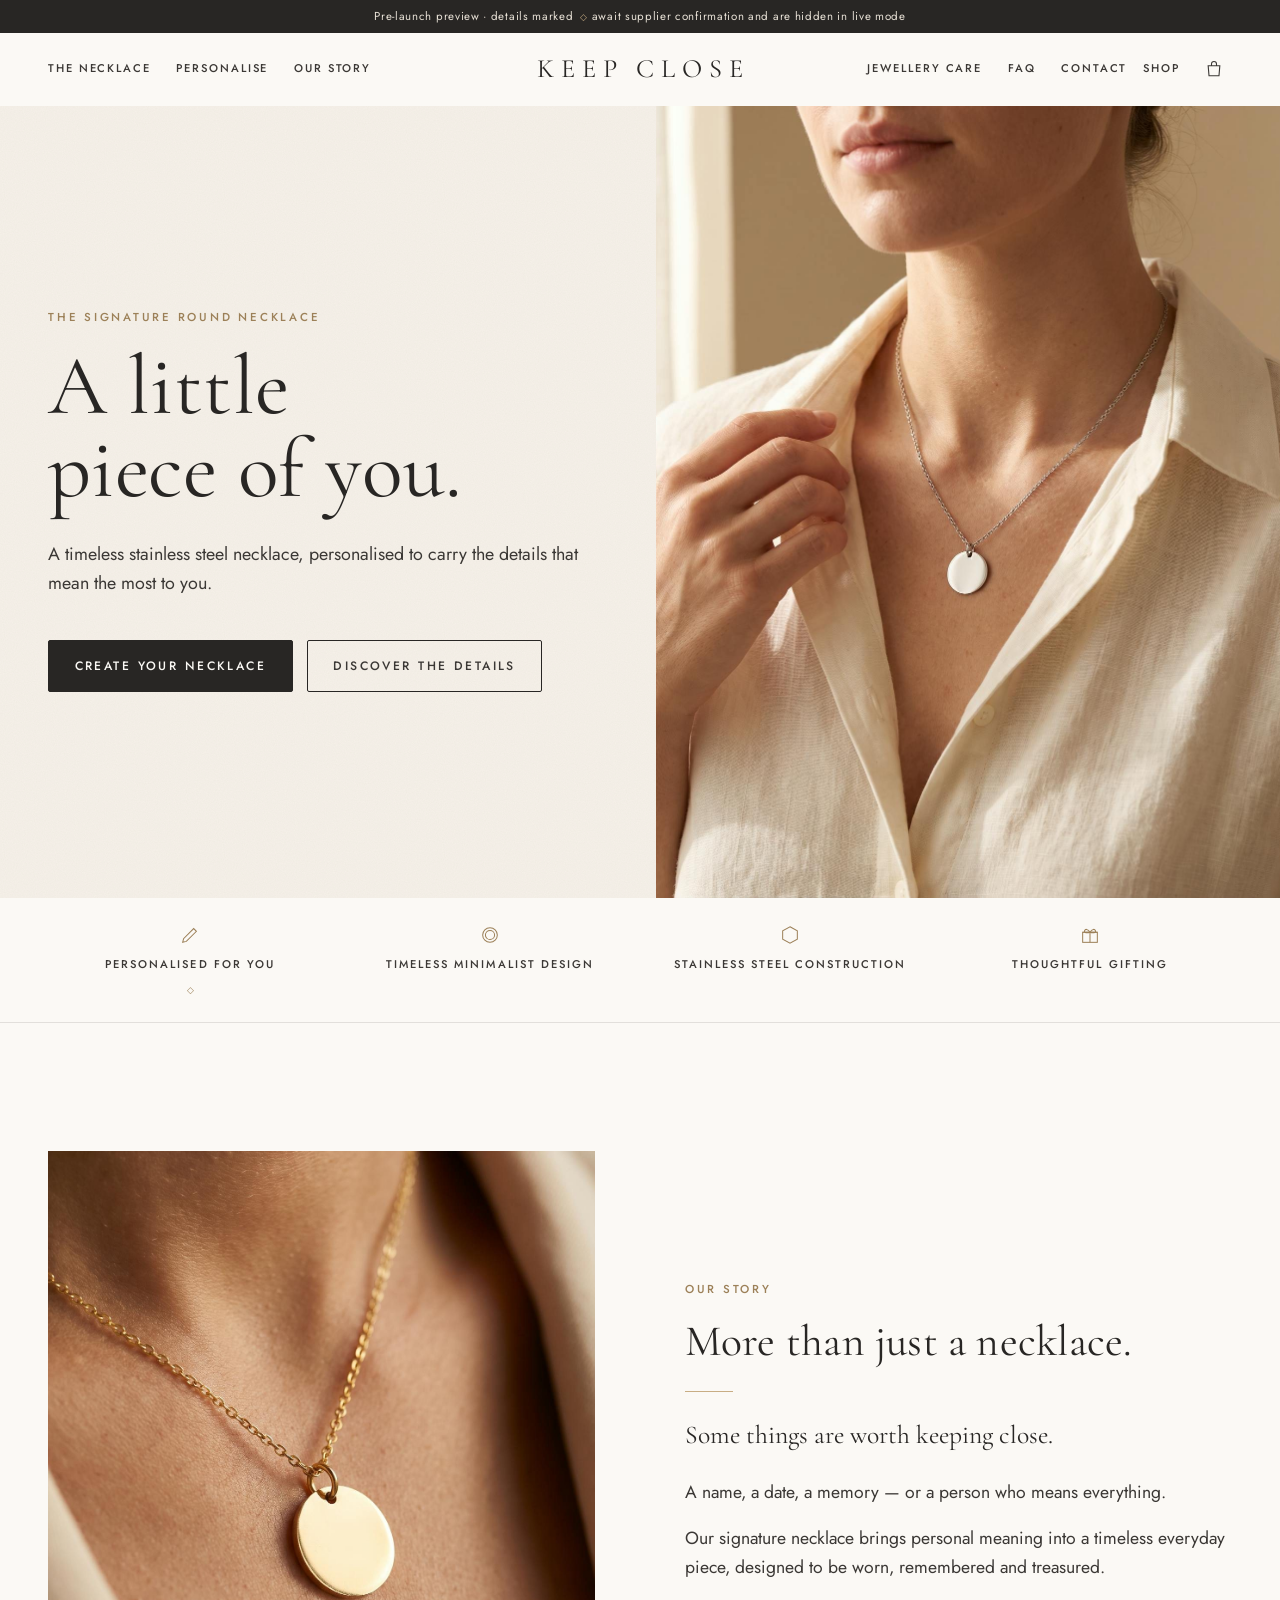
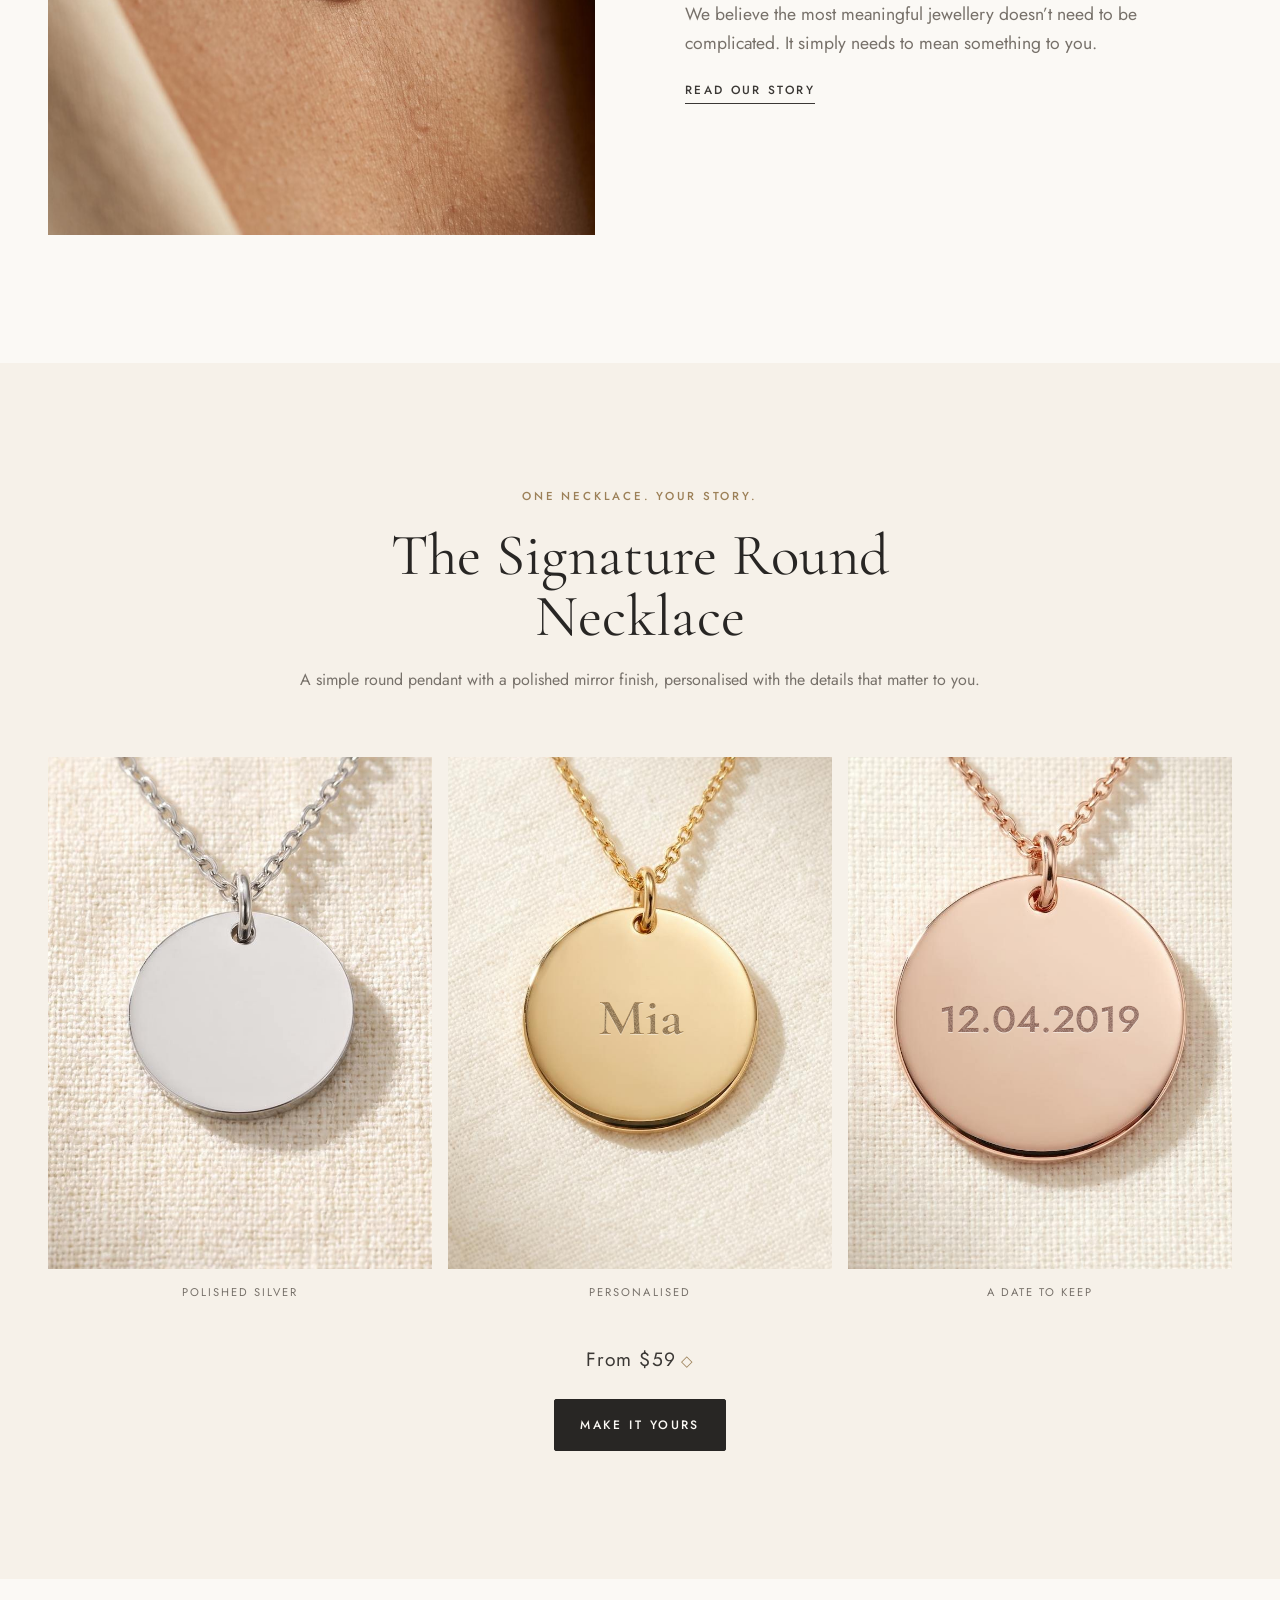
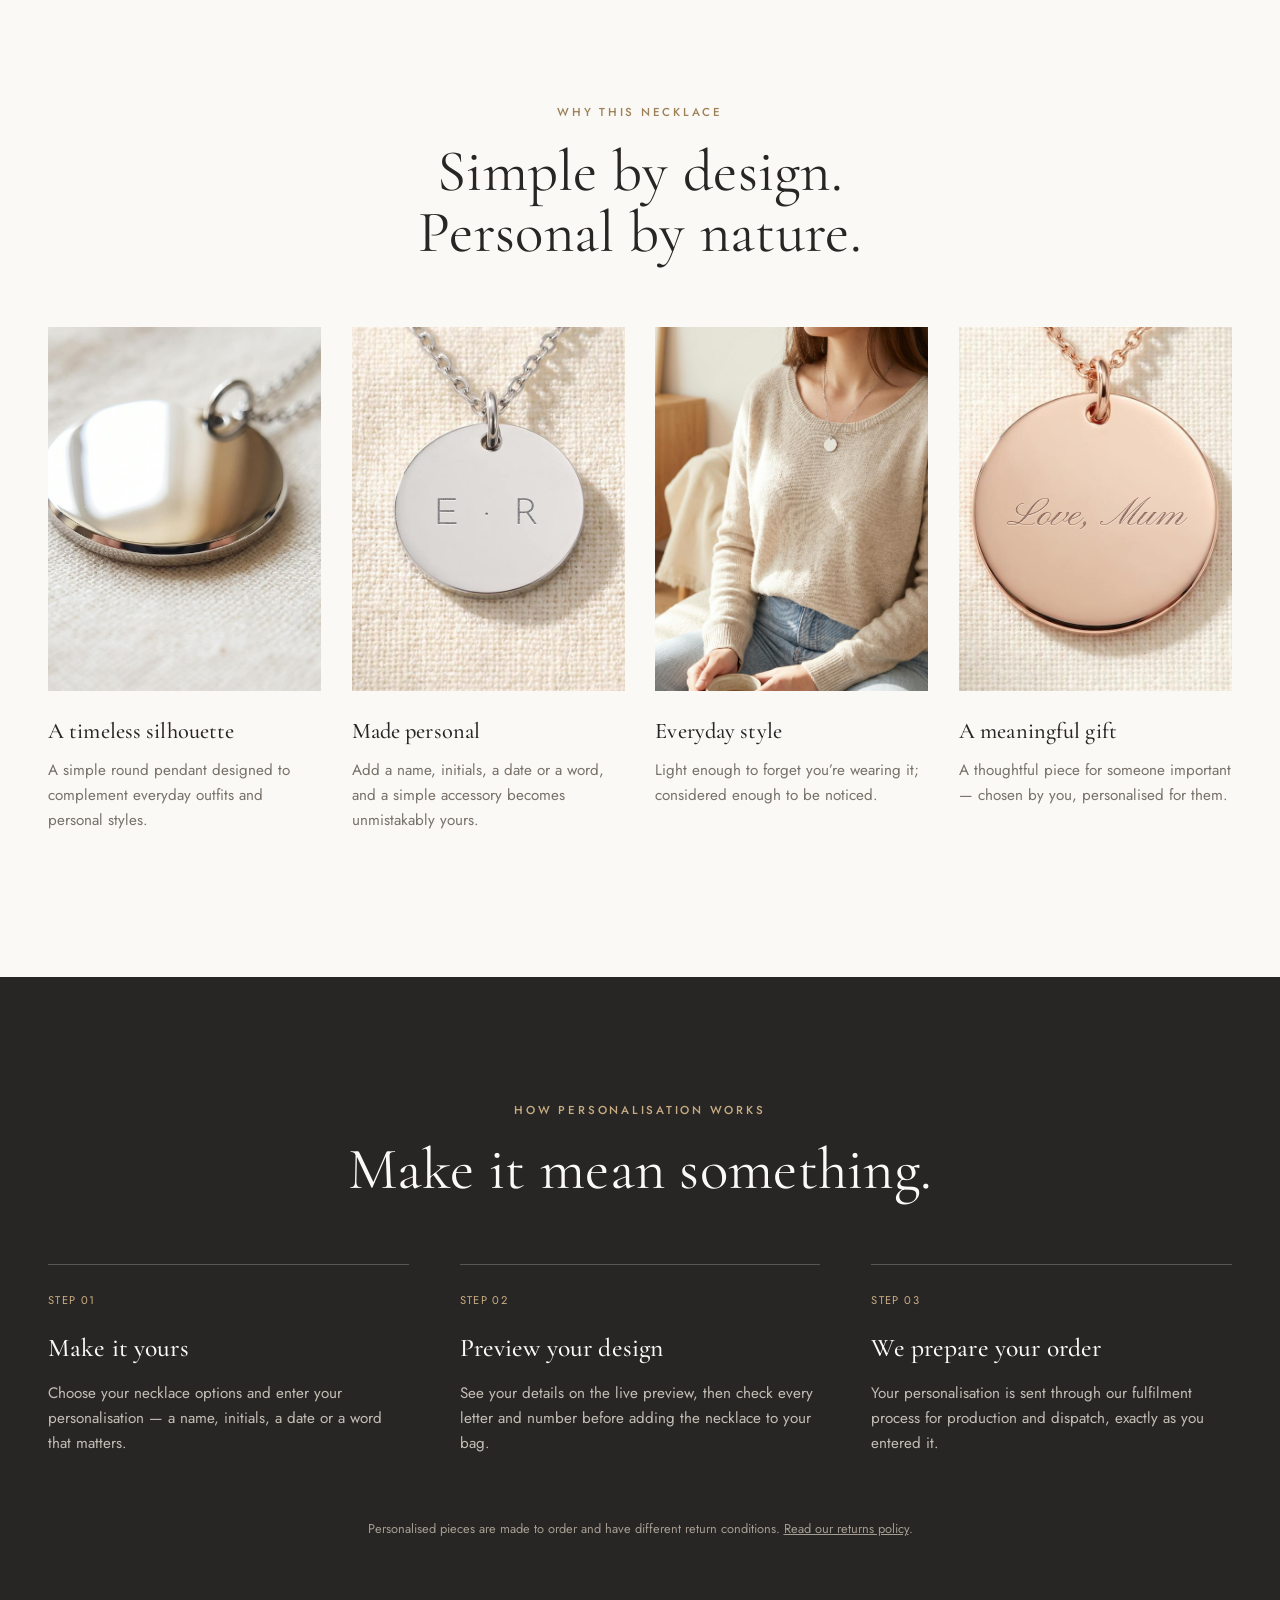
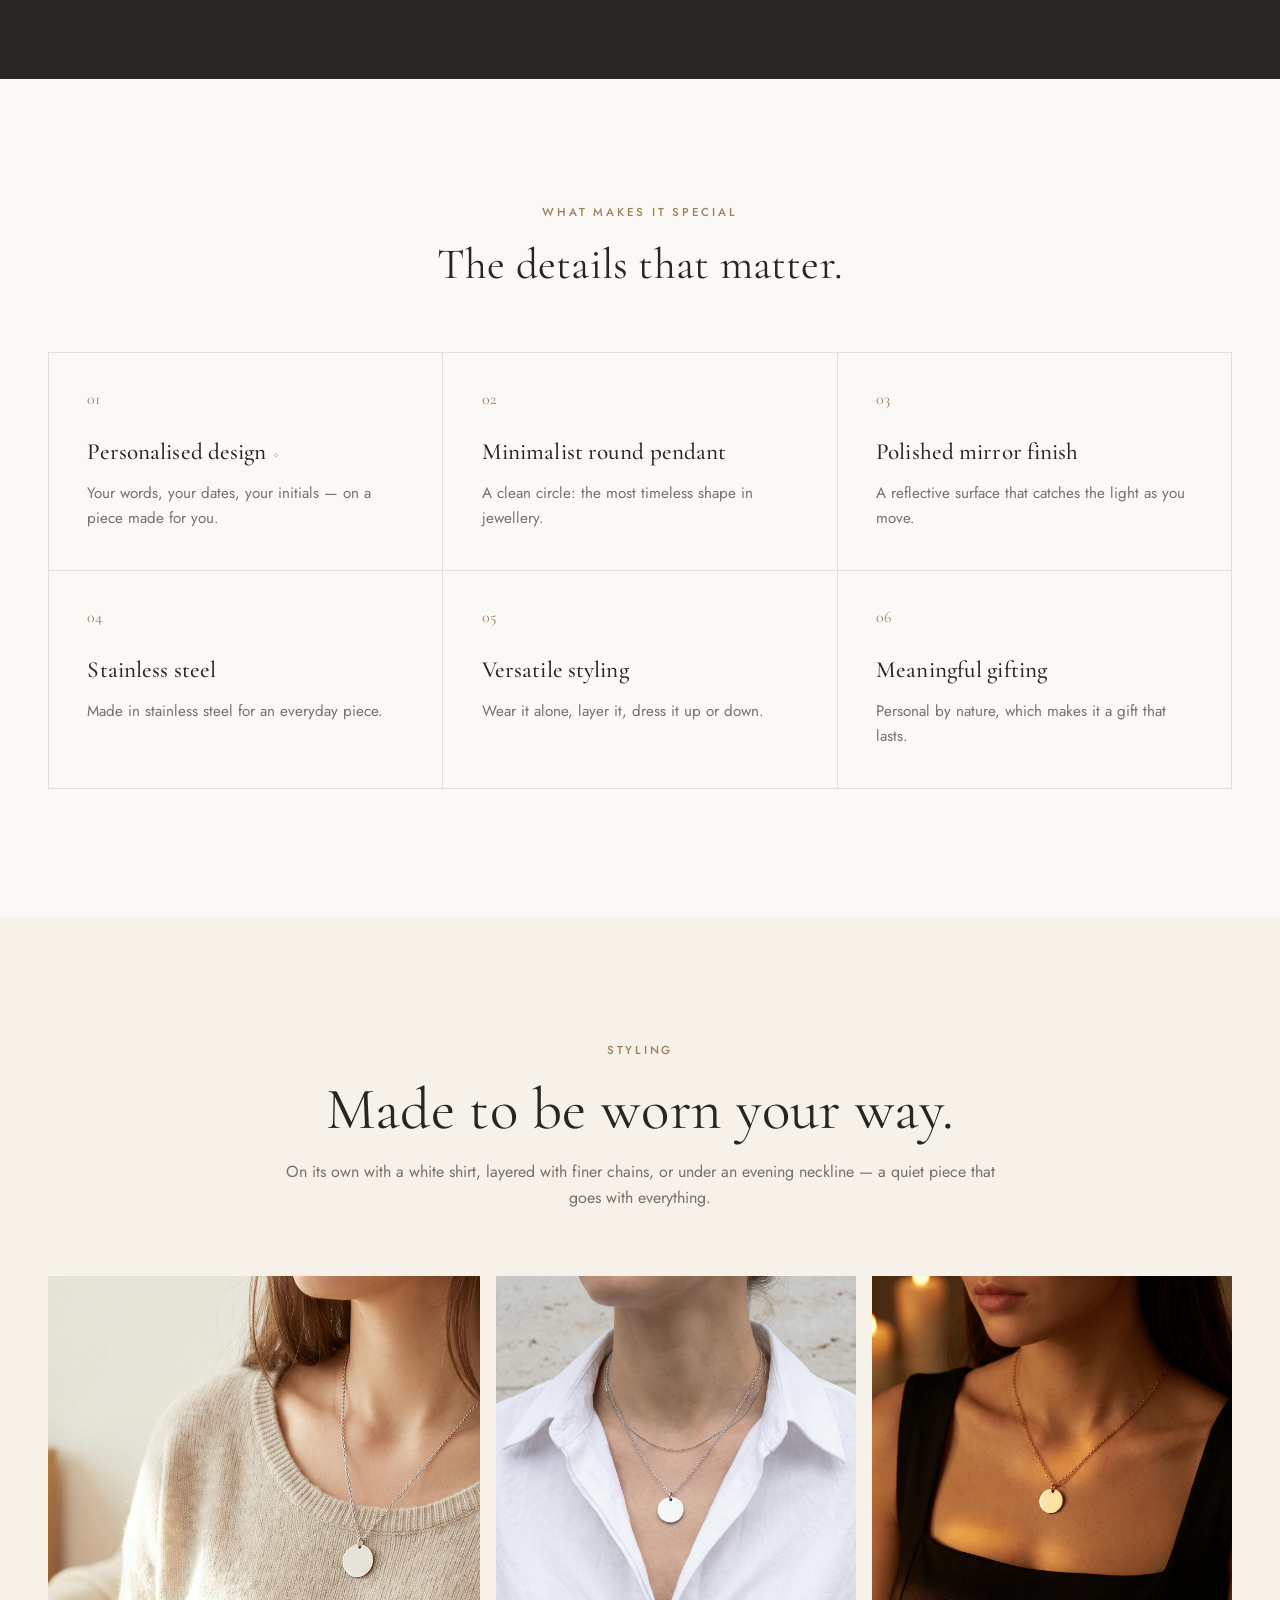
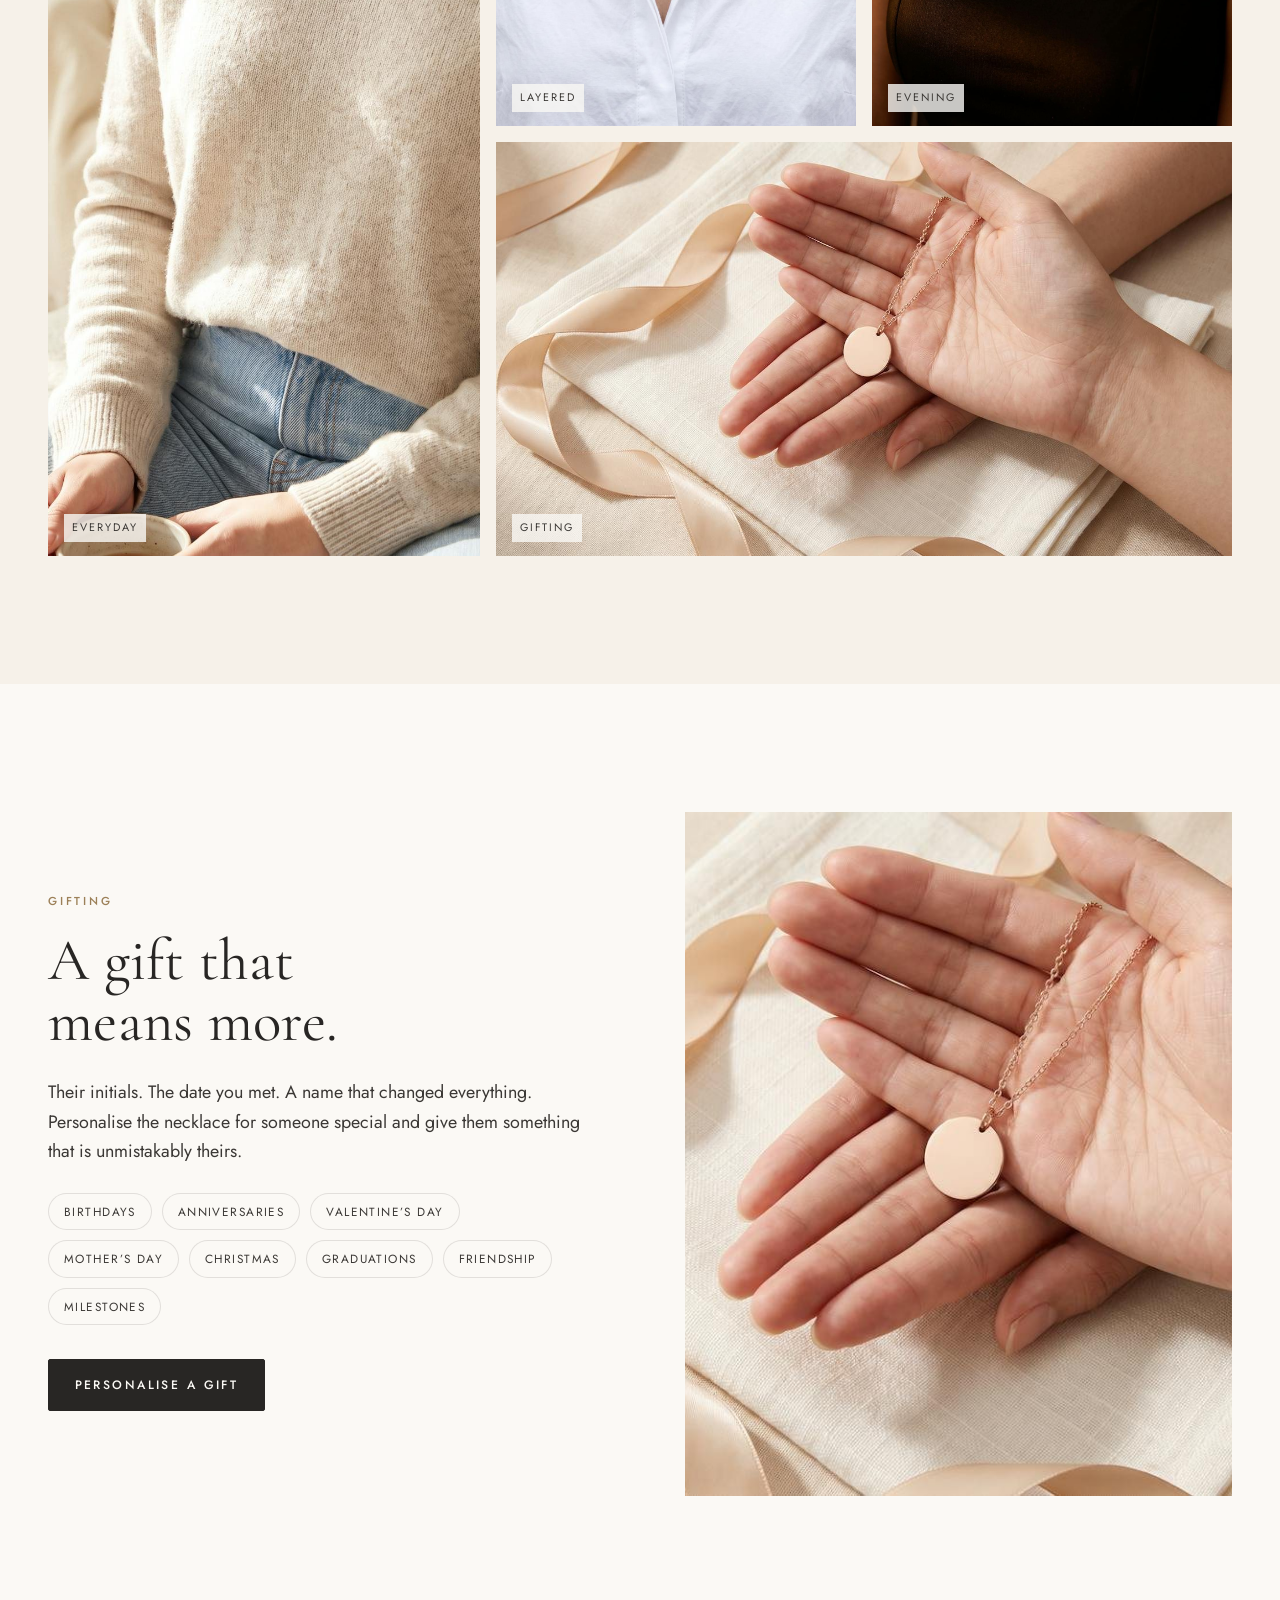
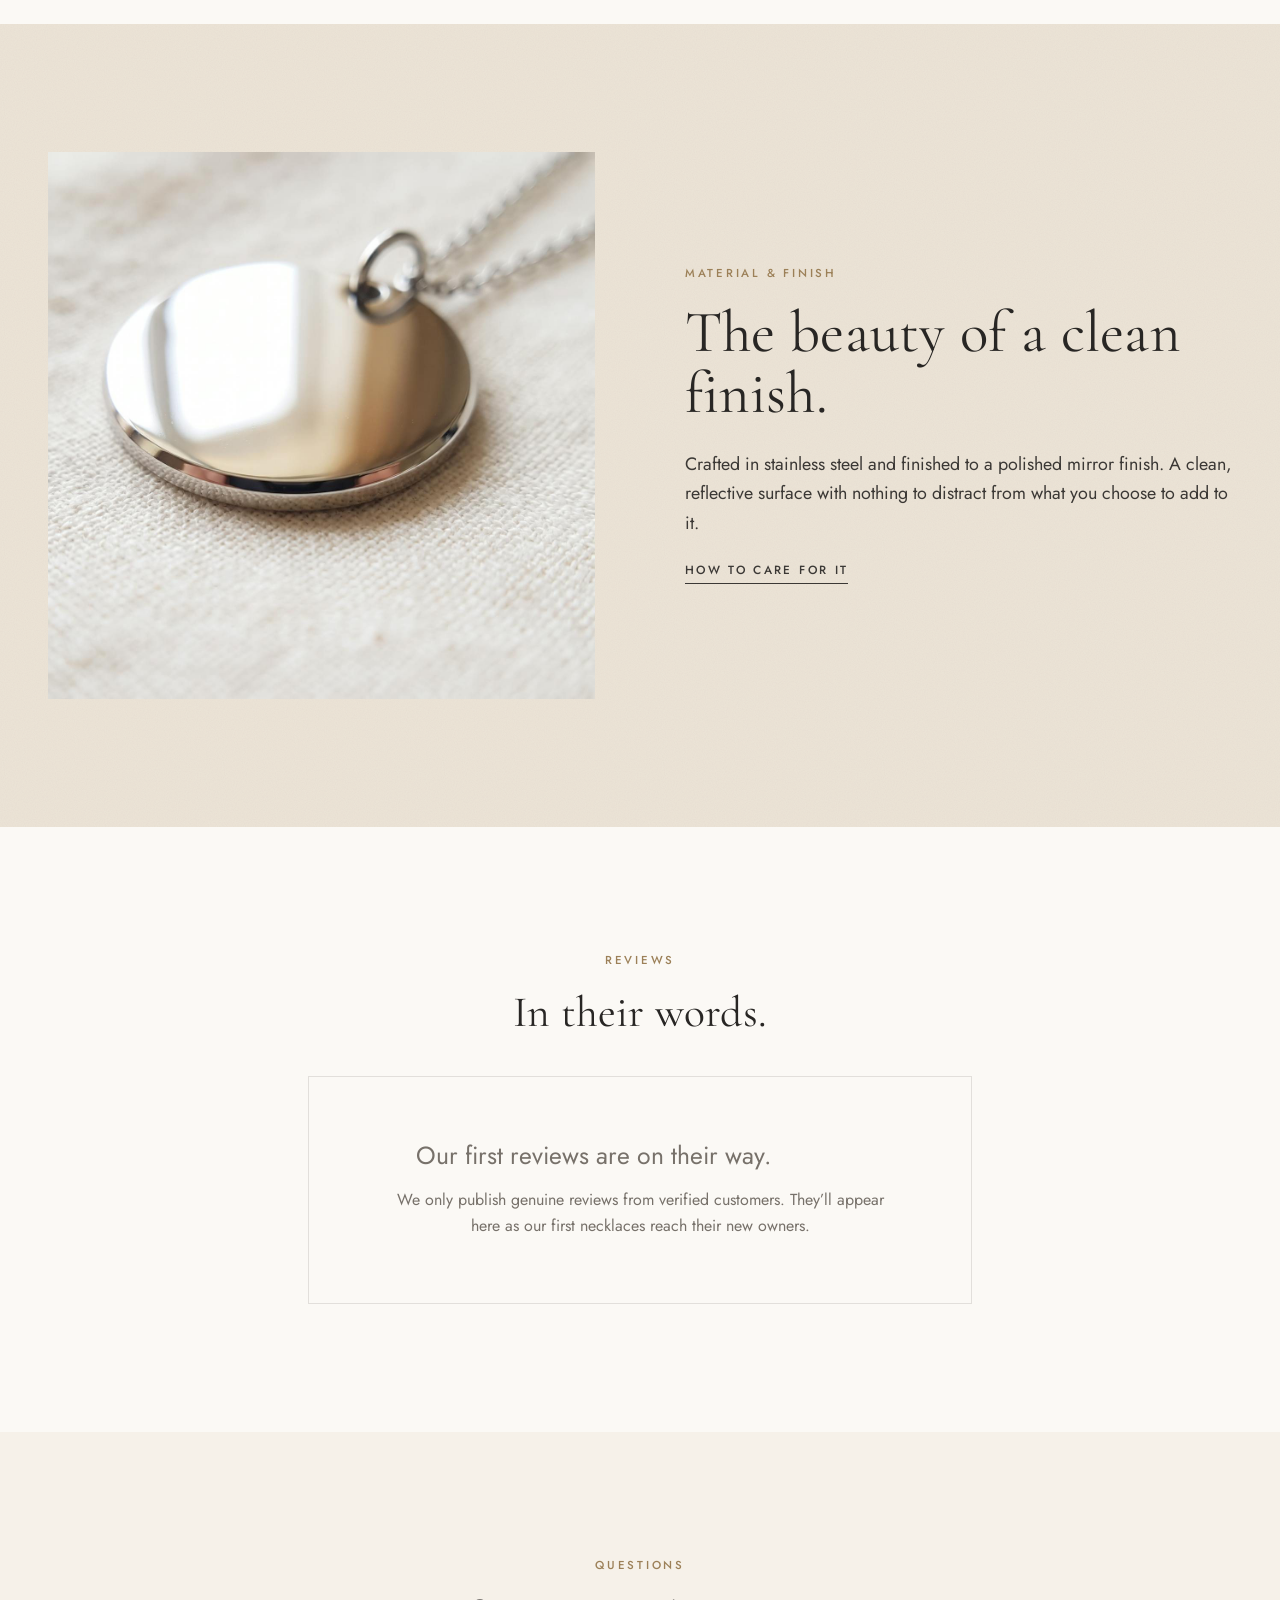
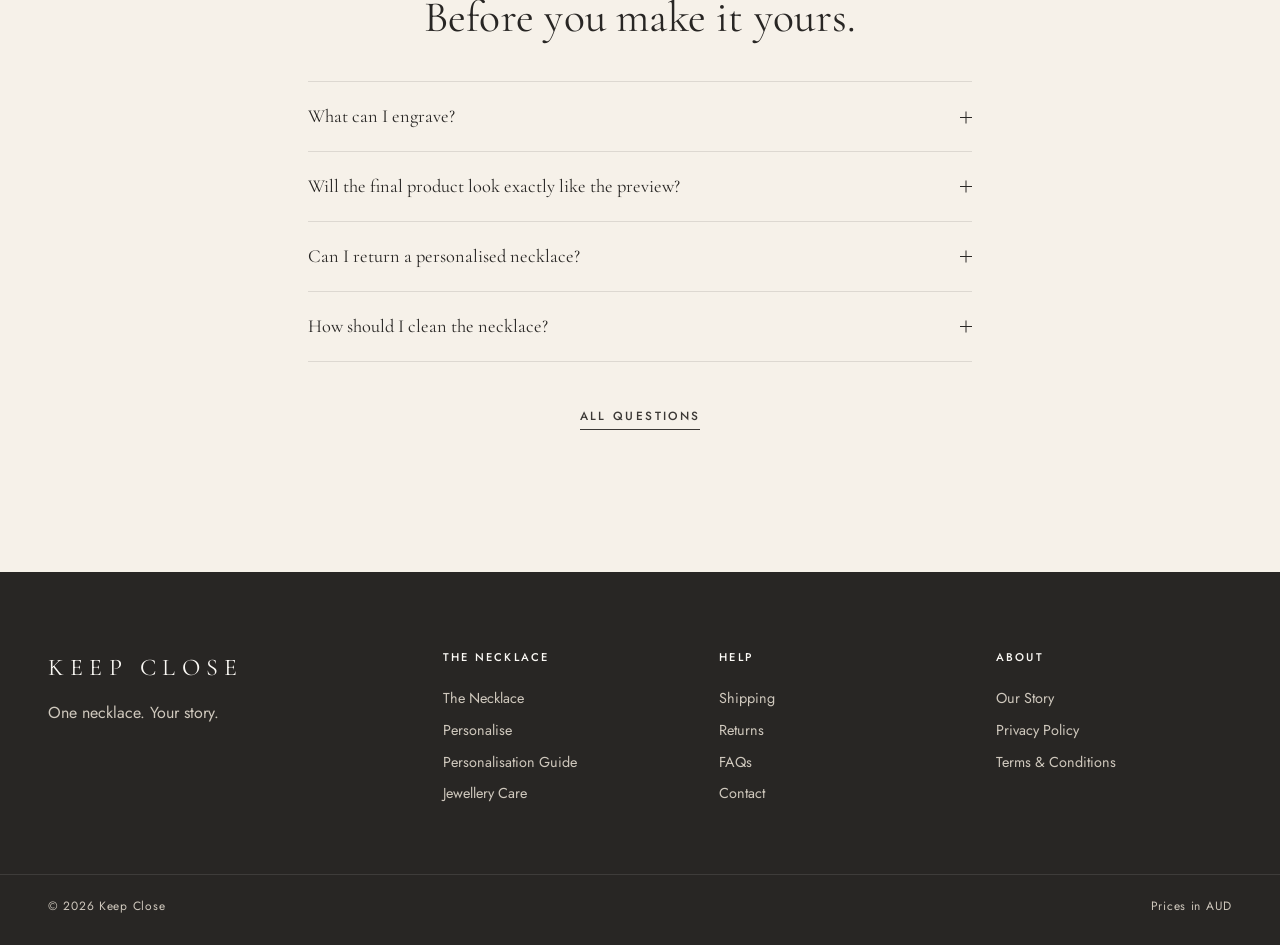
<file: index.html>
<!doctype html>
<html lang="en-AU">
<head>
  <meta charset="utf-8">
  <meta name="viewport" content="width=device-width, initial-scale=1, viewport-fit=cover">
  <title>Personalised Round Pendant Necklace | Keep Close</title>
  <meta name="description" content="A timeless stainless steel round pendant necklace, personalised with a name, initials, a date or a few words that mean the most to you.">
  <meta property="og:type" content="website">
  <meta property="og:title" content="A little piece of you — Keep Close">
  <meta property="og:description" content="One necklace. Your story. A personalised round stainless steel pendant.">
  <meta name="theme-color" content="#fbf9f5">
  <link rel="preconnect" href="https://fonts.googleapis.com">
  <link rel="preconnect" href="https://fonts.gstatic.com" crossorigin>
  <link href="https://fonts.googleapis.com/css2?family=Cormorant+Garamond:ital,wght@0,400;0,500;0,600;1,400&family=Jost:wght@300;400;500&family=Pinyon+Script&family=Josefin+Sans:wght@300&display=swap" rel="stylesheet">
  <link rel="stylesheet" href="assets/css/site.css">
  <link rel="icon" href="data:image/svg+xml,%3Csvg xmlns='http://www.w3.org/2000/svg' viewBox='0 0 32 32'%3E%3Ccircle cx='16' cy='17' r='11' fill='%23c8ad84'/%3E%3Ccircle cx='16' cy='17' r='9' fill='%23f6f1e9'/%3E%3C/svg%3E">
</head>
<body>
<main id="main">

  <!-- HERO -->
  <section class="hero" aria-labelledby="hero-title">
    <div class="hero__copy">
      <span class="eyebrow" data-reveal>The Signature Round Necklace</span>
      <h1 id="hero-title" class="display" data-reveal data-reveal-delay="1">A little<br>piece of you.</h1>
      <p class="lead" data-reveal data-reveal-delay="2">A timeless stainless steel necklace, personalised to carry the details that mean the most to you.</p>
      <div class="hero__ctas" data-reveal data-reveal-delay="3">
        <a class="btn btn--dark" href="necklace.html#personalise">Create your necklace</a>
        <a class="btn btn--ghost" href="#details">Discover the details</a>
      </div>
    </div>
    <div class="hero__visual" id="hero-visual"></div>
  </section>

  <!-- TRUST -->
  <section class="trust" aria-label="Why customers choose us">
    <div class="wrap">
      <ul id="trust-list"></ul>
    </div>
  </section>

  <!-- STORY -->
  <section class="section" aria-labelledby="story-title">
    <div class="wrap split">
      <div class="frame" data-reveal id="story-frame"></div>
      <div class="story-copy" data-reveal data-reveal-delay="1">
        <span class="eyebrow">Our story</span>
        <h2 id="story-title" class="h2">More than just a necklace.</h2>
        <hr class="rule" style="margin-left:0">
        <p class="first">Some things are worth keeping close.</p>
        <p>A name, a date, a memory — or a person who means everything.</p>
        <p>Our signature necklace brings personal meaning into a timeless everyday piece, designed to be worn, remembered and treasured.</p>
        <p class="muted">We believe the most meaningful jewellery doesn’t need to be complicated. It simply needs to mean something to you.</p>
        <a class="link" href="story.html">Read our story</a>
      </div>
    </div>
  </section>

  <!-- SIGNATURE PRODUCT -->
  <section class="section section--ivory signature" id="details" aria-labelledby="sig-title">
    <div class="wrap">
      <div class="section-head" data-reveal>
        <span class="eyebrow">One necklace. Your story.</span>
        <h2 id="sig-title" class="h1">The Signature Round Necklace</h2>
        <p id="sig-desc"></p>
      </div>
      <div class="signature__stage" id="sig-stage"></div>
      <div data-reveal>
        <p class="signature__price" id="sig-price"></p>
        <a class="btn btn--dark" href="necklace.html#personalise">Make it yours</a>
      </div>
    </div>
  </section>

  <!-- WHY -->
  <section class="section" aria-labelledby="why-title">
    <div class="wrap">
      <div class="section-head" data-reveal>
        <span class="eyebrow">Why this necklace</span>
        <h2 id="why-title" class="h1">Simple by design.<br>Personal by nature.</h2>
      </div>
      <div class="tiles" id="why-tiles"></div>
    </div>
  </section>

  <!-- HOW IT WORKS -->
  <section class="section section--dark" aria-labelledby="how-title">
    <div class="wrap">
      <div class="section-head" data-reveal>
        <span class="eyebrow" style="color:var(--champagne)">How personalisation works</span>
        <h2 id="how-title" class="h1">Make it mean something.</h2>
      </div>
      <div class="steps">
        <div class="step" data-reveal>
          <span class="caps">Step 01</span>
          <h3>Make it yours</h3>
          <p>Choose your necklace options and enter your personalisation — a name, initials, a date or a word that matters.</p>
        </div>
        <div class="step" data-reveal data-reveal-delay="1">
          <span class="caps">Step 02</span>
          <h3>Preview your design</h3>
          <p>See your details on the live preview, then check every letter and number before adding the necklace to your bag.</p>
        </div>
        <div class="step" data-reveal data-reveal-delay="2">
          <span class="caps">Step 03</span>
          <h3>We prepare your order</h3>
          <p>Your personalisation is sent through our fulfilment process for production and dispatch, exactly as you entered it.</p>
        </div>
      </div>
      <p class="fine" style="text-align:center;margin-top:48px;color:#a59d92">Personalised pieces are made to order and have different return conditions. <a href="delivery.html#returns" style="text-decoration:underline">Read our returns policy</a>.</p>
    </div>
  </section>

  <!-- FEATURES -->
  <section class="section" aria-labelledby="feat-title">
    <div class="wrap">
      <div class="section-head" data-reveal>
        <span class="eyebrow">What makes it special</span>
        <h2 id="feat-title" class="h2">The details that matter.</h2>
      </div>
      <div class="features" id="features" data-reveal></div>
    </div>
  </section>

  <!-- STYLING -->
  <section class="section section--ivory" aria-labelledby="style-title">
    <div class="wrap">
      <div class="section-head" data-reveal>
        <span class="eyebrow">Styling</span>
        <h2 id="style-title" class="h1">Made to be worn your way.</h2>
        <p>On its own with a white shirt, layered with finer chains, or under an evening neckline — a quiet piece that goes with everything.</p>
      </div>
      <div class="lookbook" id="lookbook" data-reveal></div>
    </div>
  </section>

  <!-- GIFTING -->
  <section class="section" aria-labelledby="gift-title">
    <div class="wrap split split--flip">
      <div class="frame" data-reveal id="gift-frame"></div>
      <div data-reveal data-reveal-delay="1">
        <span class="eyebrow">Gifting</span>
        <h2 id="gift-title" class="h1">A gift that<br>means more.</h2>
        <p class="lead" style="margin-top:1.6rem">Their initials. The date you met. A name that changed everything. Personalise the necklace for someone special and give them something that is unmistakably theirs.</p>
        <ul class="occasions">
          <li>Birthdays</li><li>Anniversaries</li><li>Valentine’s Day</li><li>Mother’s Day</li><li>Christmas</li><li>Graduations</li><li>Friendship</li><li>Milestones</li>
        </ul>
        <div id="gift-extra"></div>
        <a class="btn btn--dark" href="necklace.html#personalise">Personalise a gift</a>
      </div>
    </div>
  </section>

  <!-- MATERIAL -->
  <section class="section section--linen" aria-labelledby="mat-title">
    <div class="wrap split">
      <div class="frame frame--square" data-reveal id="mat-frame" style="background:linear-gradient(160deg,#ece6db,#d9ccb8)"></div>
      <div data-reveal data-reveal-delay="1">
        <span class="eyebrow">Material &amp; finish</span>
        <h2 id="mat-title" class="h1">The beauty of a clean finish.</h2>
        <p class="lead" style="margin-top:1.6rem" id="mat-copy"></p>
        <a class="link" href="care.html">How to care for it</a>
      </div>
    </div>
  </section>

  <!-- REVIEWS -->
  <section class="section" aria-labelledby="rev-title">
    <div class="wrap narrow">
      <div class="section-head" data-reveal style="margin-bottom:40px">
        <span class="eyebrow">Reviews</span>
        <h2 id="rev-title" class="h2">In their words.</h2>
      </div>
      <div class="reviews-empty" data-reveal>
        <p class="h3" style="margin:0">Our first reviews are on their way.</p>
        <p>We only publish genuine reviews from verified customers. They’ll appear here as our first necklaces reach their new owners.</p>
      </div>
    </div>
  </section>

  <!-- FAQ TEASER -->
  <section class="section section--ivory" aria-labelledby="faq-title">
    <div class="wrap narrow">
      <div class="section-head" data-reveal style="margin-bottom:40px">
        <span class="eyebrow">Questions</span>
        <h2 id="faq-title" class="h2">Before you make it yours.</h2>
      </div>
      <div id="faq-teaser" data-reveal></div>
      <p style="text-align:center;margin-top:40px"><a class="link" href="faq.html">All questions</a></p>
    </div>
  </section>

</main>

<script src="assets/js/store-config.js"></script>
<script src="assets/js/pendant.js"></script>
<script src="assets/js/engrave.js"></script>
<script src="assets/js/site.js"></script>
<script src="assets/js/content.js"></script>
<script>
(function () {
  const { S, P, $, esc, shot, hasValue, spec, flag, money, visible, PREVIEW } = Site;
  const imgs = S.images;

  // Hero
  $("#hero-visual").innerHTML = imgs.hero
    ? `<img src="${esc(imgs.hero)}" alt="${esc(imgs.heroAlt)}" fetchpriority="high">`
    : Engrave.tag({ finish: "steel", lines: ["A · J"], font: "classic" });

  // Trust strip — only claims backed by config
  const icons = {
    pen: '<path d="M4 20l4-1 11-11-3-3L5 16l-1 4z"/>',
    circle: '<circle cx="12" cy="12" r="8"/><circle cx="12" cy="12" r="5"/>',
    steel: '<path d="M12 3l8 4.5v9L12 21l-8-4.5v-9z"/>',
    gift: '<rect x="4" y="9" width="16" height="11"/><path d="M4 9h16M12 9v11M12 9c-2-4-6-4-6-1s6 1 6 1 6 2 6-1-4-3-6 1"/>',
  };
  const mat = spec("pendantMaterial");
  const trust = [
    ["pen", "Personalised for you", P.engraving.front],
    ["circle", "Timeless minimalist design", { confirmed: true }],
    ["steel", "Stainless steel construction", mat],
    ["gift", "Thoughtful gifting", { confirmed: true }],
  ];
  $("#trust-list").innerHTML = trust
    .filter(([, , src]) => visible(src))
    .map(([i, t, src]) => `<li><svg viewBox="0 0 24 24" aria-hidden="true">${icons[i]}</svg>${t}${flag(src)}</li>`)
    .join("");

  // Story image
  $("#story-frame").innerHTML = shot(imgs.onModel, imgs.onModelAlt, "", { finish: "gold", lines: ["Always"], font: "script" });

  // Signature stage
  $("#sig-desc").textContent = P.description;
  const stage = [
    { finish: "steel", lines: [], cap: "Polished silver" },
    { finish: "gold", lines: ["Mia"], cap: "Personalised", font: "classic" },
    { finish: "rose", lines: ["12.04.2019"], cap: "A date to keep", font: "modern" },
  ];
  $("#sig-stage").innerHTML = stage
    .map((s, i) => `<figure data-reveal data-reveal-delay="${i}"><div class="frame">${Engrave.tag({ finish: s.finish, lines: s.lines, font: s.font, zoom: 1.35 })}</div><figcaption>${s.cap}</figcaption></figure>`)
    .join("");
  $("#sig-price").innerHTML = visible(P.price) ? `From ${money(P.price.value)}${flag(P.price)}` : "";

  // Why tiles
  const why = [
    ["A timeless silhouette", "A simple round pendant designed to complement everyday outfits and personal styles.", { img: imgs.macro, alt: imgs.macroAlt }],
    ["Made personal", "Add a name, initials, a date or a word, and a simple accessory becomes unmistakably yours.", { finish: "steel", lines: ["E · R"], font: "minimal", zoom: 1.6 }],
    ["Everyday style", "Light enough to forget you’re wearing it; considered enough to be noticed.", { img: imgs.lifestyle[0].src, alt: imgs.lifestyle[0].alt }],
    ["A meaningful gift", "A thoughtful piece for someone important — chosen by you, personalised for them.", { finish: "rose", lines: ["Love, Mum"], font: "script", zoom: 1.6 }],
  ];
  $("#why-tiles").innerHTML = why
    .map(([h, p, o], i) => `<article class="tile" data-reveal data-reveal-delay="${i}"><div class="frame">${o.img ? `<img src="${esc(o.img)}" alt="${esc(o.alt)}" loading="lazy">` : Engrave.tag(o)}</div><h3>${h}</h3><p>${p}</p></article>`)
    .join("");

  // Features
  const feats = [
    ["Personalised design", "Your words, your dates, your initials — on a piece made for you.", P.engraving.front],
    ["Minimalist round pendant", "A clean circle: the most timeless shape in jewellery.", { confirmed: true }],
    ["Polished mirror finish", "A reflective surface that catches the light as you move.", spec("finish")],
    ["Stainless steel", "Made in stainless steel for an everyday piece.", mat],
    ["Versatile styling", "Wear it alone, layer it, dress it up or down.", { confirmed: true }],
    ["Meaningful gifting", "Personal by nature, which makes it a gift that lasts.", { confirmed: true }],
  ].filter(([, , src]) => visible(src));
  $("#features").innerHTML = feats
    .map(([h, p, src], i) => `<div class="feature"><span class="num">${String(i + 1).padStart(2, "0")}</span><h3>${h}${flag(src)}</h3><p>${p}</p></div>`)
    .join("");

  // Lookbook
  const fins = ["steel", "gold", "steel", "rose"];
  $("#lookbook").innerHTML = imgs.lifestyle
    .map((l, i) => `<figure class="frame">${shot(l.src, l.alt, l.brief, { finish: fins[i], view: "pendant" })}<figcaption>${esc(l.brief.split(" — ")[0])}</figcaption></figure>`)
    .join("");

  // Gifting
  $("#gift-frame").innerHTML = shot(imgs.gift, imgs.giftAlt, "", { finish: "rose", lines: ["For you"], font: "script" });
  $("#gift-extra").innerHTML = visible(P.giftWrap) && P.giftWrap.available
    ? `<p class="muted">Gift presentation available at checkout${flag(P.giftWrap)}.</p>` : "";

  // Material
  $("#mat-frame").innerHTML = shot(imgs.macro, imgs.macroAlt, "", { finish: "steel", zoom: 2 });
  const matBits = [];
  if (hasValue(mat)) matBits.push(`Crafted in ${esc(mat.value.toLowerCase())}${flag(mat)}`);
  const fin = spec("finish");
  if (hasValue(fin)) matBits.push(`finished to a ${esc(fin.value.toLowerCase())}${flag(fin)}`);
  $("#mat-copy").innerHTML = (matBits.length ? matBits.join(" and ") + ". " : "") +
    "A clean, reflective surface with nothing to distract from what you choose to add to it.";

  // FAQ teaser
  $("#faq-teaser").innerHTML = Site.accordion(Content.faqTeaser());
})();
</script>
</body>
</html>
</file>
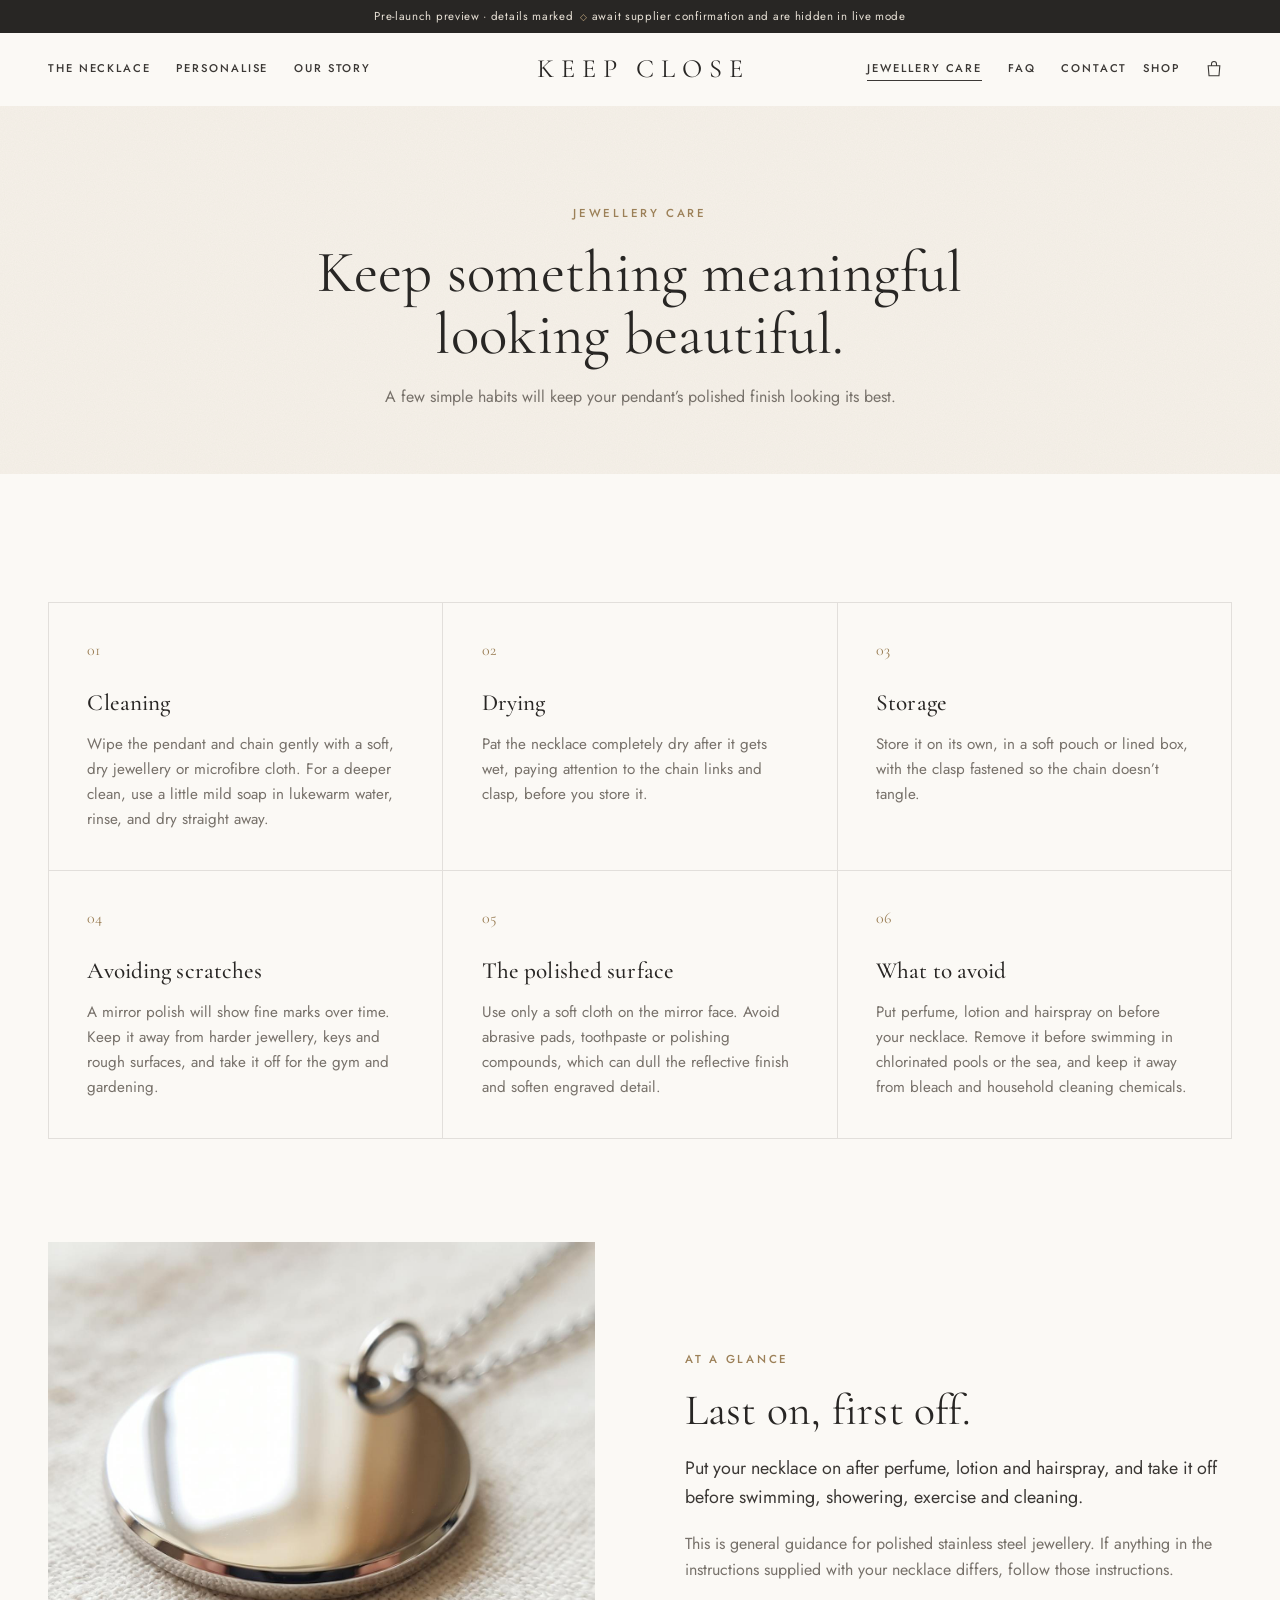
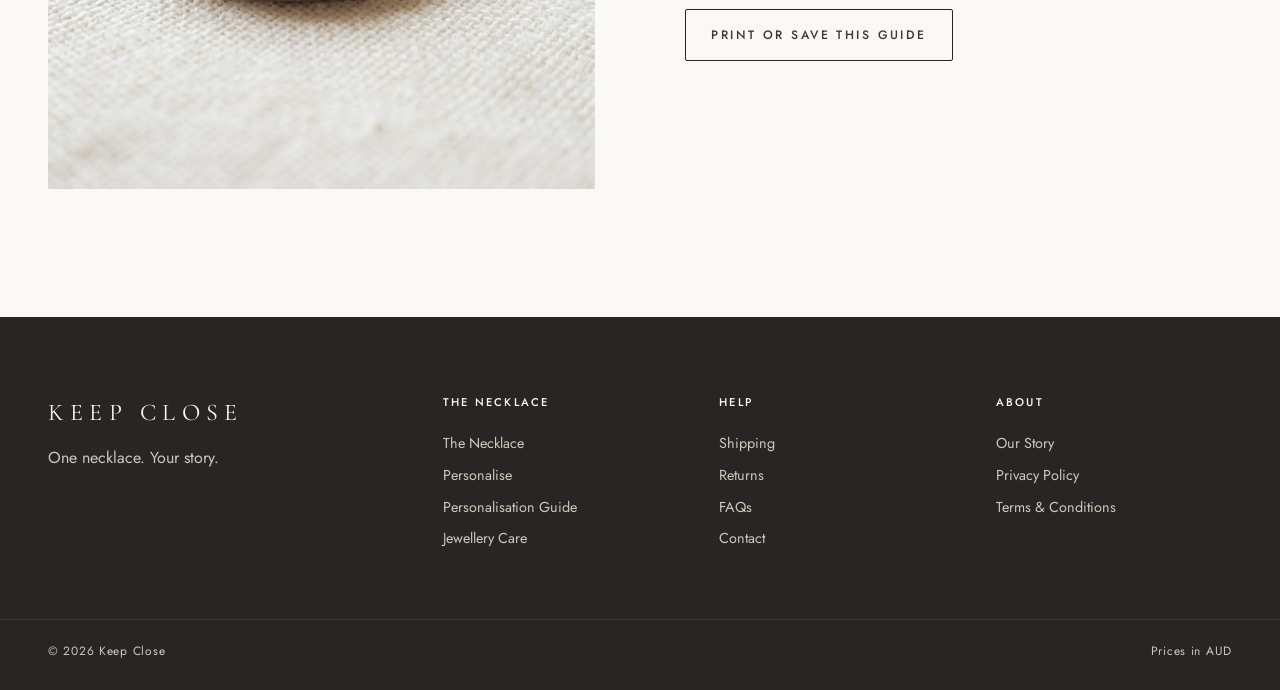
<file: care.html>
<!doctype html>
<html lang="en-AU">
<head>
  <meta charset="utf-8">
  <meta name="viewport" content="width=device-width, initial-scale=1, viewport-fit=cover">
  <title>Jewellery Care Guide | Keep Close</title>
  <meta name="description" content="How to clean, dry, store and look after your personalised polished stainless steel necklace.">
  <meta name="theme-color" content="#fbf9f5">
  <link rel="preconnect" href="https://fonts.googleapis.com">
  <link rel="preconnect" href="https://fonts.gstatic.com" crossorigin>
  <link href="https://fonts.googleapis.com/css2?family=Cormorant+Garamond:ital,wght@0,400;0,500;0,600;1,400&family=Jost:wght@300;400;500&family=Pinyon+Script&family=Josefin+Sans:wght@300&display=swap" rel="stylesheet">
  <link rel="stylesheet" href="assets/css/site.css">
  <link rel="icon" href="data:image/svg+xml,%3Csvg xmlns='http://www.w3.org/2000/svg' viewBox='0 0 32 32'%3E%3Ccircle cx='16' cy='17' r='11' fill='%23c8ad84'/%3E%3Ccircle cx='16' cy='17' r='9' fill='%23f6f1e9'/%3E%3C/svg%3E">
</head>
<body>
<main id="main">
  <header class="page-head">
    <div class="wrap">
      <span class="eyebrow">Jewellery care</span>
      <h1 class="h1">Keep something meaningful<br>looking beautiful.</h1>
      <p>A few simple habits will keep your pendant’s polished finish looking its best.</p>
    </div>
  </header>

  <section class="section">
    <div class="wrap">
      <div class="features" id="care" data-reveal></div>
      <div class="split" style="margin-top:clamp(64px,8vw,120px)">
        <div class="frame frame--square" id="macro" data-reveal style="background:linear-gradient(160deg,#ece6db,#d9ccb8)"></div>
        <div data-reveal data-reveal-delay="1">
          <span class="eyebrow">At a glance</span>
          <h2 class="h2">Last on, first off.</h2>
          <p class="lead" style="margin-top:1.2rem">Put your necklace on after perfume, lotion and hairspray, and take it off before swimming, showering, exercise and cleaning.</p>
          <p id="supplier-care" class="muted"></p>
          <p style="margin-top:1.6rem"><button class="btn btn--ghost" onclick="window.print()">Print or save this guide</button></p>
        </div>
      </div>
    </div>
  </section>
</main>
<script src="assets/js/store-config.js"></script>
<script src="assets/js/pendant.js"></script>
<script src="assets/js/engrave.js"></script>
<script src="assets/js/site.js"></script>
<script src="assets/js/content.js"></script>
<script>
  const { S, esc } = Site;
  document.getElementById("care").innerHTML = S.care.map((c, i) => `<div class="feature"><span class="num">${String(i + 1).padStart(2, "0")}</span><h3>${esc(c.title)}</h3><p>${esc(c.body)}</p></div>`).join("");
  document.getElementById("macro").innerHTML = Site.shot(S.images.macro, S.images.macroAlt, "", { finish: "steel", zoom: 2 });
  document.getElementById("supplier-care").textContent = "This is general guidance for polished stainless steel jewellery. If anything in the instructions supplied with your necklace differs, follow those instructions.";
</script>
</body>
</html>
</file>
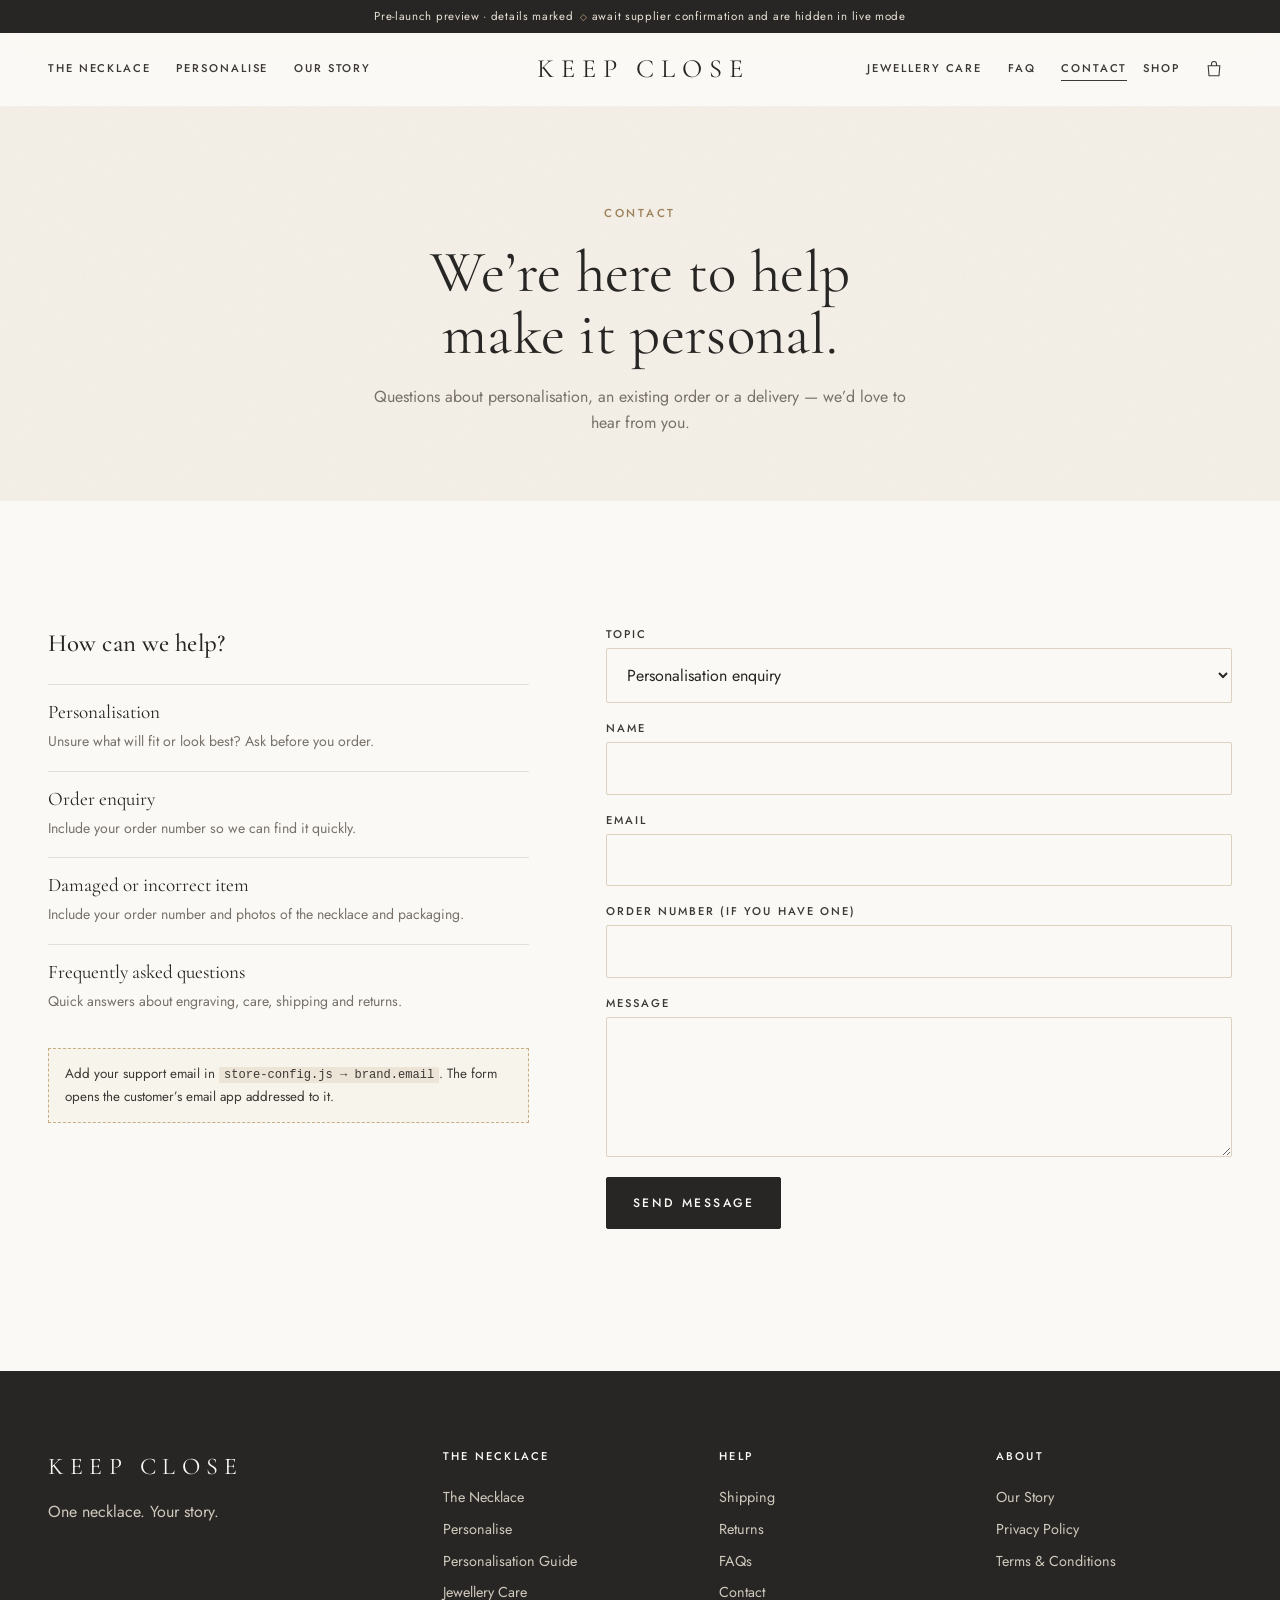
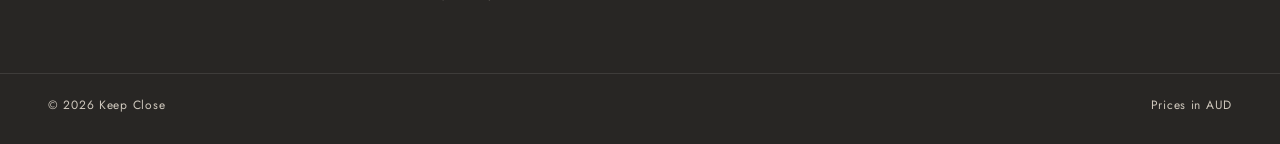
<file: contact.html>
<!doctype html>
<html lang="en-AU">
<head>
  <meta charset="utf-8">
  <meta name="viewport" content="width=device-width, initial-scale=1, viewport-fit=cover">
  <title>Contact Us | Keep Close</title>
  <meta name="description" content="Questions about personalisation, an order or delivery? Get in touch.">
  <meta name="theme-color" content="#fbf9f5">
  <link rel="preconnect" href="https://fonts.googleapis.com">
  <link rel="preconnect" href="https://fonts.gstatic.com" crossorigin>
  <link href="https://fonts.googleapis.com/css2?family=Cormorant+Garamond:ital,wght@0,400;0,500;0,600;1,400&family=Jost:wght@300;400;500&family=Pinyon+Script&family=Josefin+Sans:wght@300&display=swap" rel="stylesheet">
  <link rel="stylesheet" href="assets/css/site.css">
  <link rel="icon" href="data:image/svg+xml,%3Csvg xmlns='http://www.w3.org/2000/svg' viewBox='0 0 32 32'%3E%3Ccircle cx='16' cy='17' r='11' fill='%23c8ad84'/%3E%3Ccircle cx='16' cy='17' r='9' fill='%23f6f1e9'/%3E%3C/svg%3E">
</head>
<body>
<main id="main">
  <header class="page-head">
    <div class="wrap">
      <span class="eyebrow">Contact</span>
      <h1 class="h1">We’re here to help<br>make it personal.</h1>
      <p>Questions about personalisation, an existing order or a delivery — we’d love to hear from you.</p>
    </div>
  </header>

  <section class="section">
    <div class="wrap contact-grid">
      <div>
        <h2 class="h3">How can we help?</h2>
        <div class="topic-list">
          <div><strong>Personalisation</strong><span>Unsure what will fit or look best? Ask before you order.</span></div>
          <div><strong>Order enquiry</strong><span>Include your order number so we can find it quickly.</span></div>
          <div><strong>Damaged or incorrect item</strong><span>Include your order number and photos of the necklace and packaging.</span></div>
          <a href="faq.html"><strong>Frequently asked questions</strong><span>Quick answers about engraving, care, shipping and returns.</span></a>
        </div>
        <p style="margin-top:28px" id="email"></p>
      </div>
      <form id="contact-form" novalidate>
        <div class="field"><label for="c-topic">Topic</label>
          <select class="input" id="c-topic" name="topic"><option>Personalisation enquiry</option><option>Order enquiry</option><option>Damaged or incorrect item</option><option>Something else</option></select></div>
        <div class="field"><label for="c-name">Name</label><input class="input" id="c-name" name="name" autocomplete="name" required></div>
        <div class="field"><label for="c-email">Email</label><input class="input" id="c-email" name="email" type="email" autocomplete="email" required></div>
        <div class="field"><label for="c-order">Order number (if you have one)</label><input class="input" id="c-order" name="order"></div>
        <div class="field"><label for="c-msg">Message</label><textarea class="input" id="c-msg" name="message" required></textarea></div>
        <button class="btn btn--dark" type="submit">Send message</button>
        <p class="fine" id="c-status" role="status" style="margin-top:14px"></p>
      </form>
    </div>
  </section>
</main>
<script src="assets/js/store-config.js"></script>
<script src="assets/js/pendant.js"></script>
<script src="assets/js/engrave.js"></script>
<script src="assets/js/site.js"></script>
<script src="assets/js/content.js"></script>
<script>
  const { S, esc } = Site;
  const email = S.brand.email;
  document.getElementById("email").innerHTML = email ? `Or email us directly at <a href="mailto:${esc(email)}" style="text-decoration:underline">${esc(email)}</a>.` :
    (Site.PREVIEW ? '<span class="preview-note" style="display:block">Add your support email in <code>store-config.js → brand.email</code>. The form opens the customer’s email app addressed to it.</span>' : "");
  document.getElementById("contact-form").addEventListener("submit", (e) => {
    e.preventDefault();
    const f = e.target, st = document.getElementById("c-status");
    if (!f.reportValidity()) return;
    if (!email) { st.textContent = "Our contact email isn’t set up yet — please try again soon."; return; }
    const d = new FormData(f);
    const body = `Name: ${d.get("name")}\nEmail: ${d.get("email")}\nOrder: ${d.get("order") || "—"}\n\n${d.get("message")}`;
    location.href = `mailto:${email}?subject=${encodeURIComponent(d.get("topic") + (d.get("order") ? " — " + d.get("order") : ""))}&body=${encodeURIComponent(body)}`;
    st.textContent = "Opening your email app…";
  });
</script>
</body>
</html>
</file>
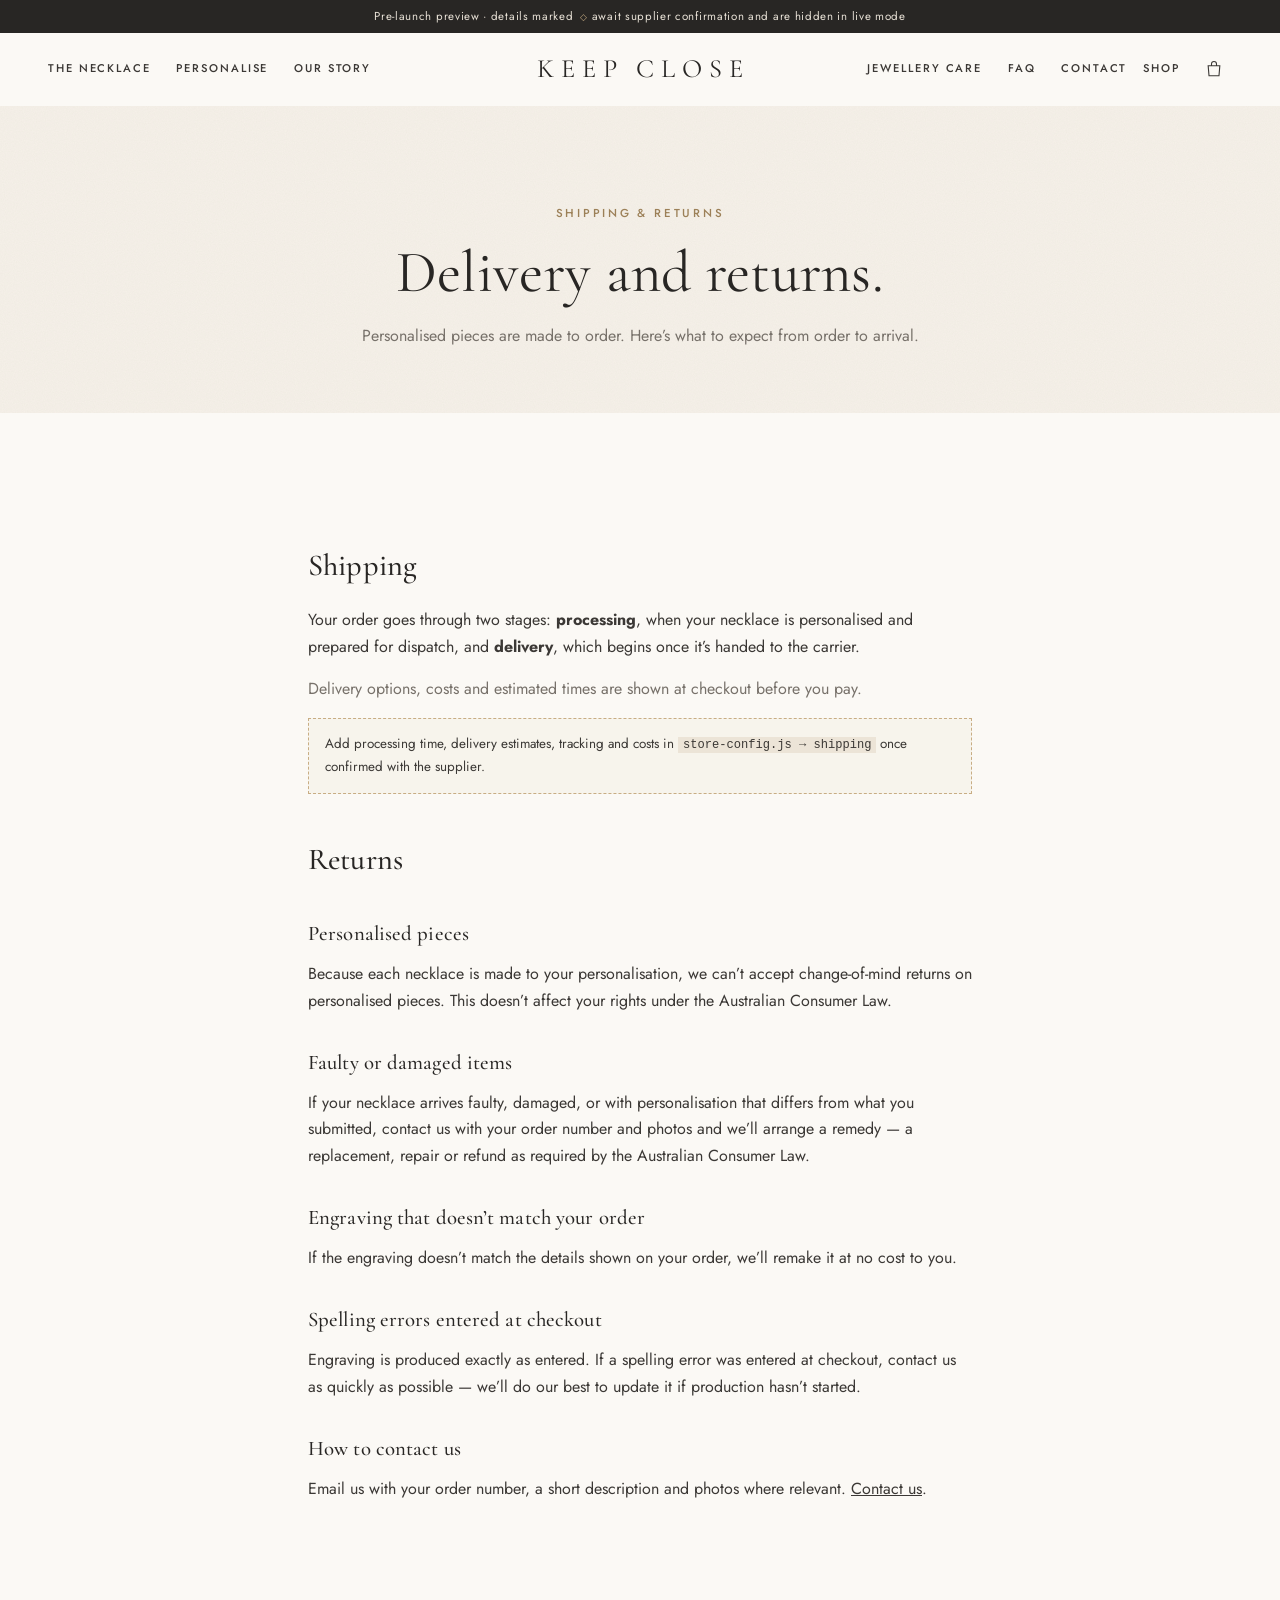
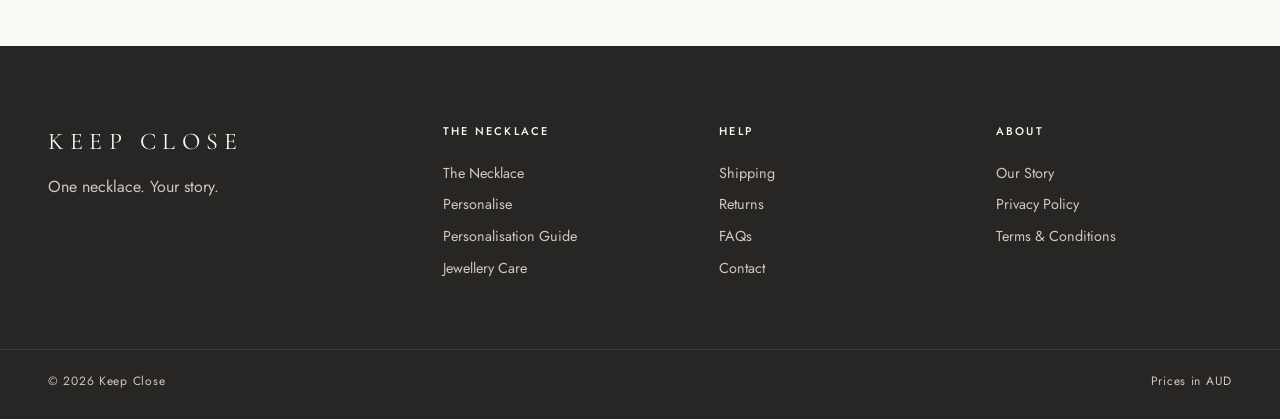
<file: delivery.html>
<!doctype html>
<html lang="en-AU">
<head>
  <meta charset="utf-8">
  <meta name="viewport" content="width=device-width, initial-scale=1, viewport-fit=cover">
  <title>Shipping & Returns | Keep Close</title>
  <meta name="description" content="Processing times, delivery, tracking and our returns policy for personalised necklaces.">
  <meta name="theme-color" content="#fbf9f5">
  <link rel="preconnect" href="https://fonts.googleapis.com">
  <link rel="preconnect" href="https://fonts.gstatic.com" crossorigin>
  <link href="https://fonts.googleapis.com/css2?family=Cormorant+Garamond:ital,wght@0,400;0,500;0,600;1,400&family=Jost:wght@300;400;500&family=Pinyon+Script&family=Josefin+Sans:wght@300&display=swap" rel="stylesheet">
  <link rel="stylesheet" href="assets/css/site.css">
  <link rel="icon" href="data:image/svg+xml,%3Csvg xmlns='http://www.w3.org/2000/svg' viewBox='0 0 32 32'%3E%3Ccircle cx='16' cy='17' r='11' fill='%23c8ad84'/%3E%3Ccircle cx='16' cy='17' r='9' fill='%23f6f1e9'/%3E%3C/svg%3E">
</head>
<body>
<main id="main">
  <header class="page-head">
    <div class="wrap">
      <span class="eyebrow">Shipping &amp; returns</span>
      <h1 class="h1">Delivery and returns.</h1>
      <p>Personalised pieces are made to order. Here’s what to expect from order to arrival.</p>
    </div>
  </header>

  <section class="section">
    <div class="wrap narrow prose">
      <h2 style="margin-top:0">Shipping</h2>
      <p>Your order goes through two stages: <strong>processing</strong>, when your necklace is personalised and prepared for dispatch, and <strong>delivery</strong>, which begins once it’s handed to the carrier.</p>
      <dl class="specs" id="ship" style="grid-template-columns:1fr"></dl>
      <p id="ship-empty" class="muted"></p>
      <h2 id="returns">Returns</h2>
      <h3>Personalised pieces</h3><p id="r1"></p>
      <h3>Faulty or damaged items</h3><p id="r2"></p>
      <h3>Engraving that doesn’t match your order</h3><p id="r3"></p>
      <h3>Spelling errors entered at checkout</h3><p id="r4"></p>
      <h3>How to contact us</h3>
      <p>Email us with your order number, a short description and photos where relevant. <a href="contact.html" style="text-decoration:underline">Contact us</a>.</p>
    </div>
  </section>
</main>
<script src="assets/js/store-config.js"></script>
<script src="assets/js/pendant.js"></script>
<script src="assets/js/engrave.js"></script>
<script src="assets/js/site.js"></script>
<script src="assets/js/content.js"></script>
<script>
  const { S, esc, flag } = Site;
  const rows = Content.shippingRows();
  document.getElementById("ship").innerHTML = rows.map(([k, v]) => `<div class="spec"><dt>${k}</dt><dd>${esc(v.value)}${flag(v)}</dd></div>`).join("");
  if (!rows.length) document.getElementById("ship-empty").textContent = "Delivery options, costs and estimated times are shown at checkout before you pay.";
  if (Site.PREVIEW && rows.length < 6) document.getElementById("ship-empty").insertAdjacentHTML("afterend", '<p class="preview-note">Add processing time, delivery estimates, tracking and costs in <code>store-config.js → shipping</code> once confirmed with the supplier.</p>');
  ["personalisedReturns", "faultyItems", "ourMistake", "yourMistake"].forEach((k, i) => (document.getElementById("r" + (i + 1)).textContent = S.policies[k]));
</script>
</body>
</html>
</file>
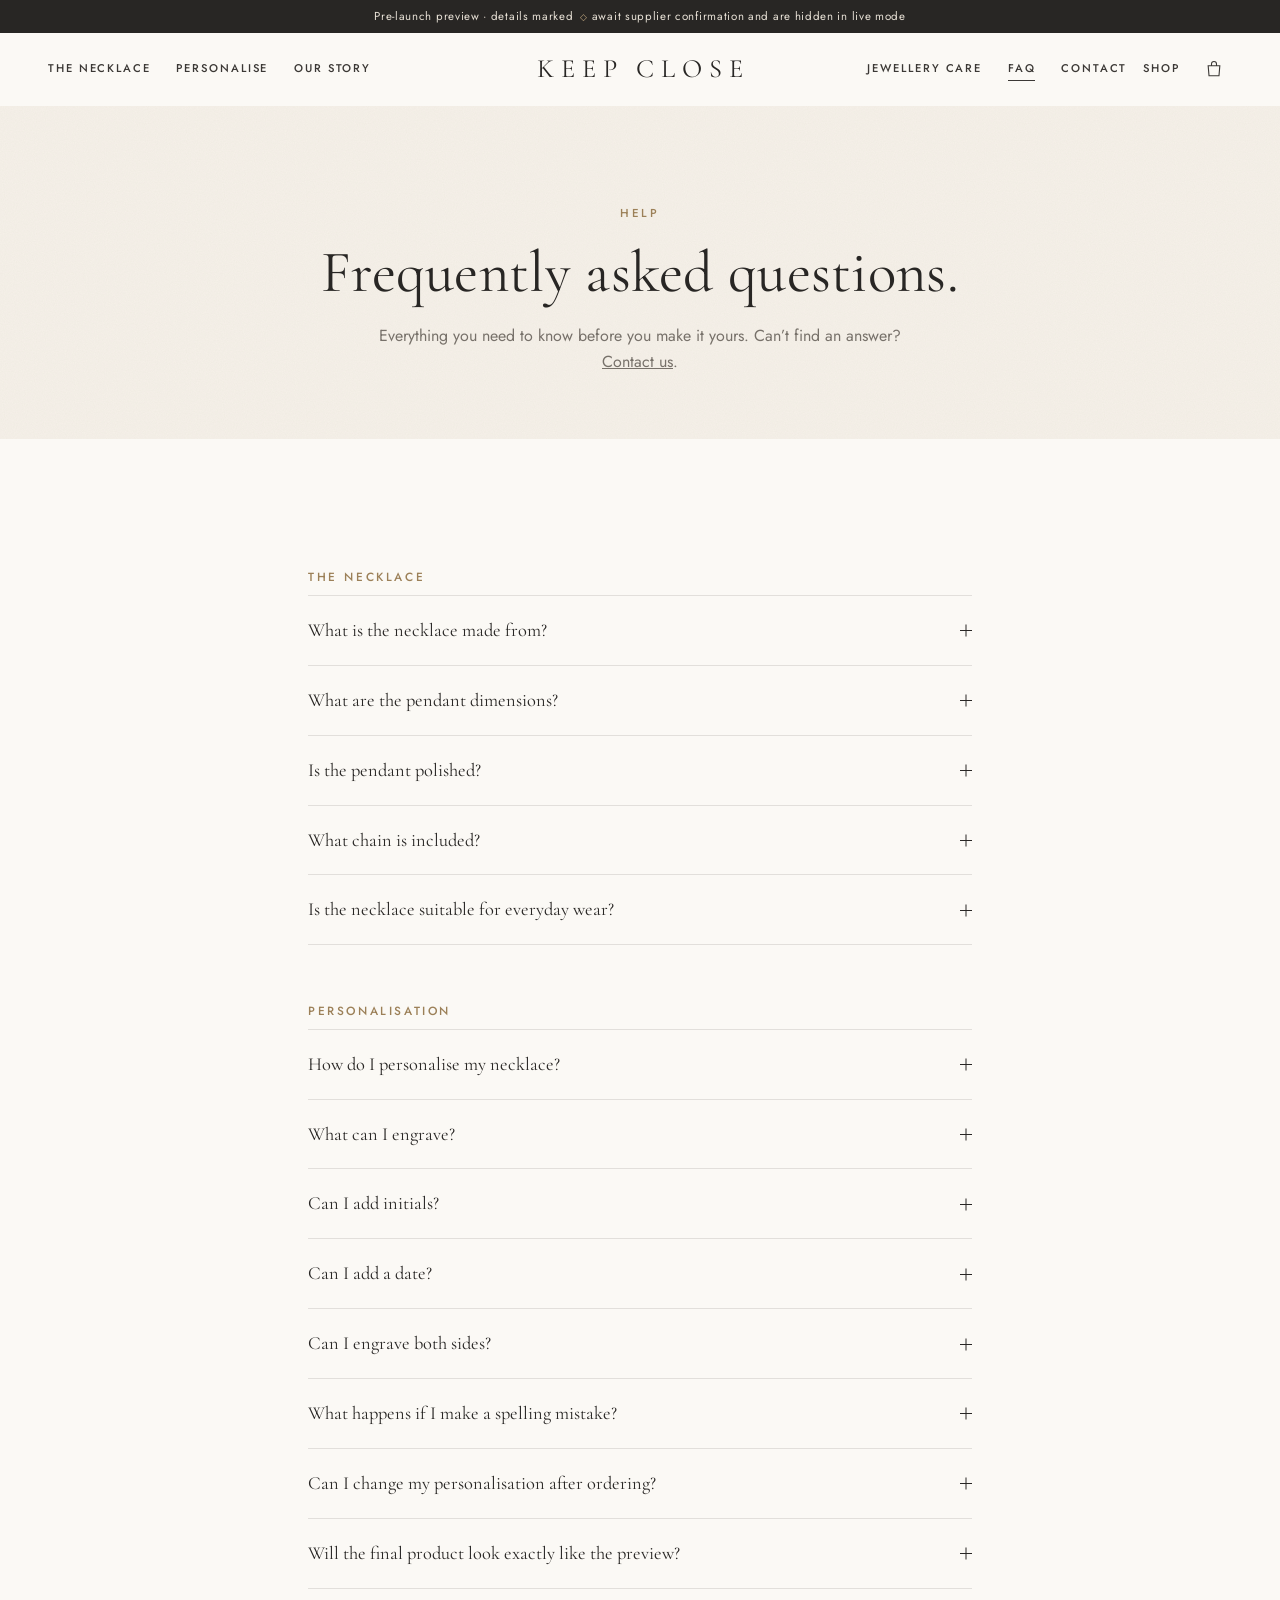
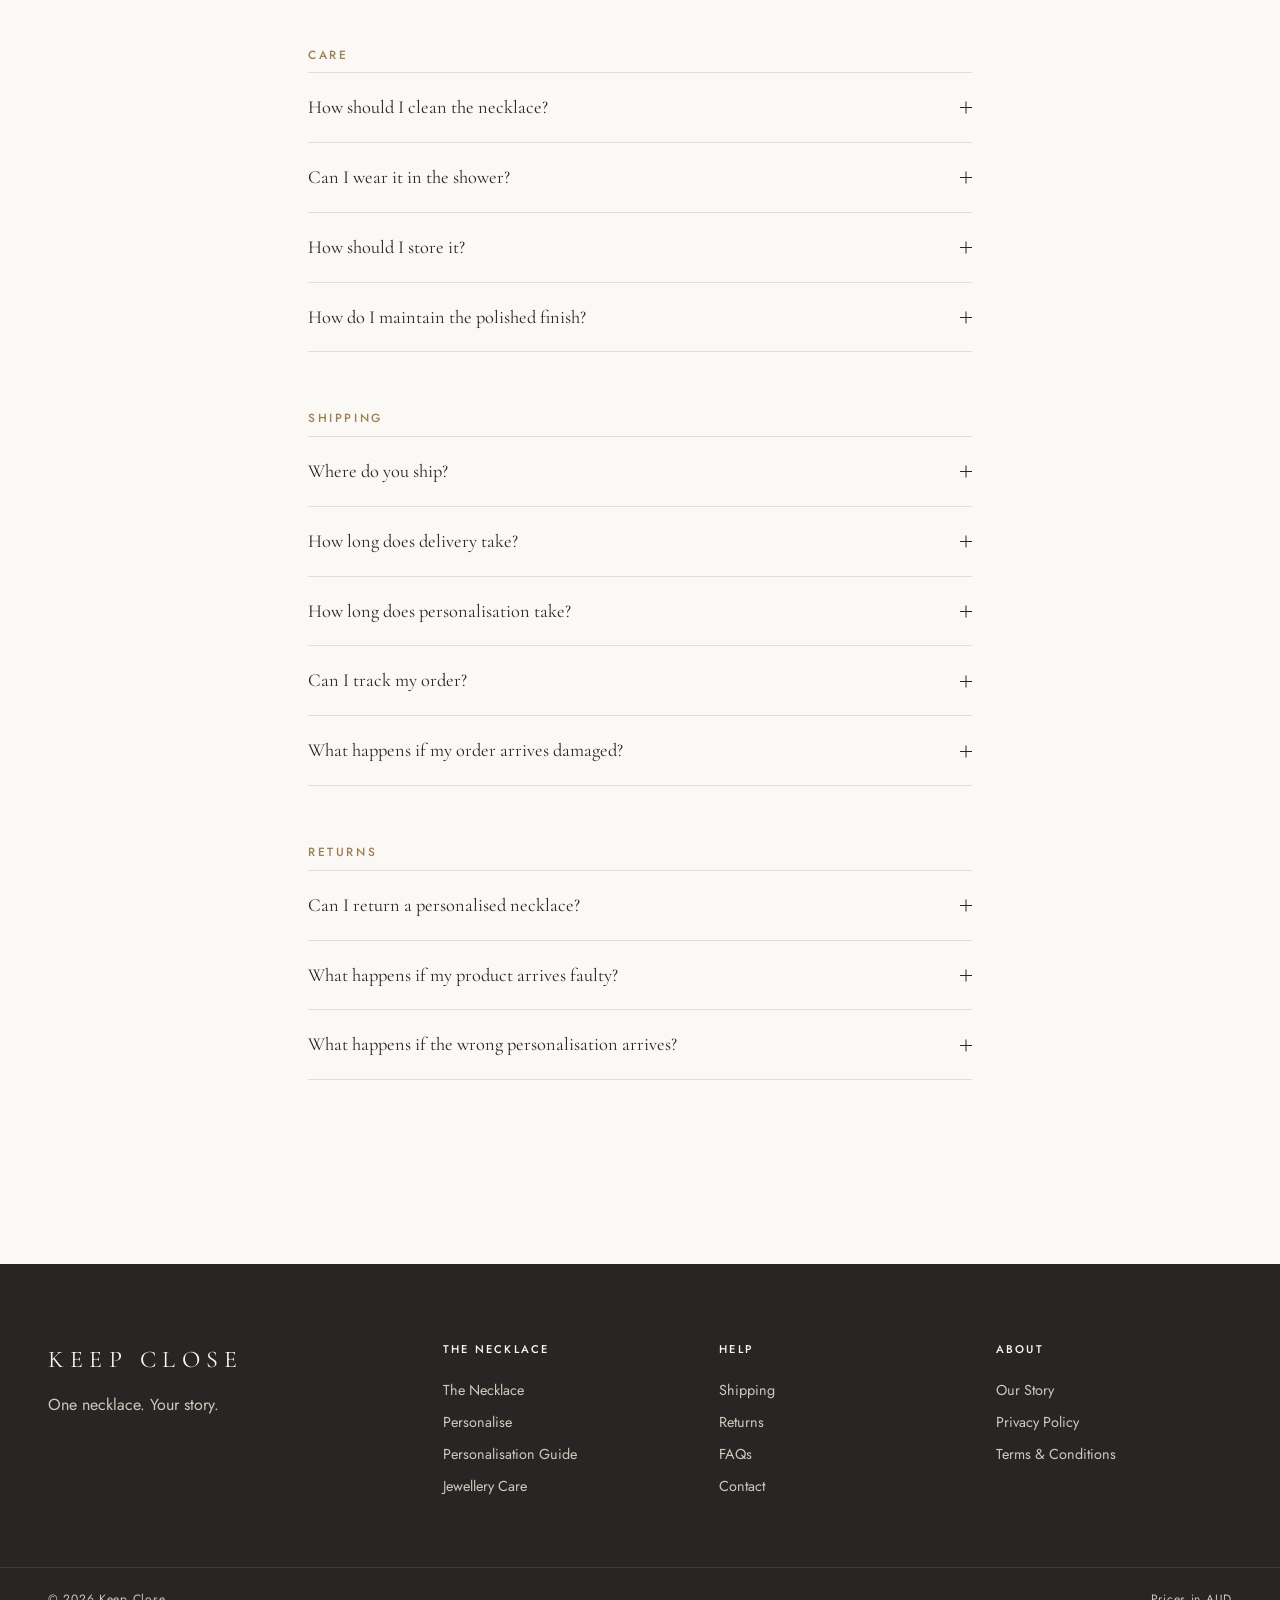
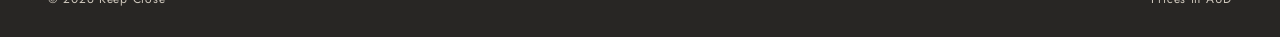
<file: faq.html>
<!doctype html>
<html lang="en-AU">
<head>
  <meta charset="utf-8">
  <meta name="viewport" content="width=device-width, initial-scale=1, viewport-fit=cover">
  <title>FAQ — Personalised Round Necklace | Keep Close</title>
  <meta name="description" content="Answers about the personalised round necklace: materials, engraving, care, shipping and returns.">
  <meta name="theme-color" content="#fbf9f5">
  <link rel="preconnect" href="https://fonts.googleapis.com">
  <link rel="preconnect" href="https://fonts.gstatic.com" crossorigin>
  <link href="https://fonts.googleapis.com/css2?family=Cormorant+Garamond:ital,wght@0,400;0,500;0,600;1,400&family=Jost:wght@300;400;500&family=Pinyon+Script&family=Josefin+Sans:wght@300&display=swap" rel="stylesheet">
  <link rel="stylesheet" href="assets/css/site.css">
  <link rel="icon" href="data:image/svg+xml,%3Csvg xmlns='http://www.w3.org/2000/svg' viewBox='0 0 32 32'%3E%3Ccircle cx='16' cy='17' r='11' fill='%23c8ad84'/%3E%3Ccircle cx='16' cy='17' r='9' fill='%23f6f1e9'/%3E%3C/svg%3E">
</head>
<body>
<main id="main">
  <header class="page-head">
    <div class="wrap">
      <span class="eyebrow">Help</span>
      <h1 class="h1">Frequently asked questions.</h1>
      <p>Everything you need to know before you make it yours. Can’t find an answer? <a href="contact.html" style="text-decoration:underline">Contact us</a>.</p>
    </div>
  </header>

  <section class="section">
    <div class="wrap narrow" id="faq"></div>
  </section>
</main>
<script src="assets/js/store-config.js"></script>
<script src="assets/js/pendant.js"></script>
<script src="assets/js/engrave.js"></script>
<script src="assets/js/site.js"></script>
<script src="assets/js/content.js"></script>
<script>
  const groups = Content.faqGroups();
  document.getElementById("faq").innerHTML = groups.map(([g, items]) => `<div class="faq-group"><h2>${g}</h2>${Site.accordion(items)}</div>`).join("");
  const s = document.createElement("script"); s.type = "application/ld+json"; s.textContent = JSON.stringify(Content.faqJsonLd()); document.head.appendChild(s);
</script>
</body>
</html>
</file>
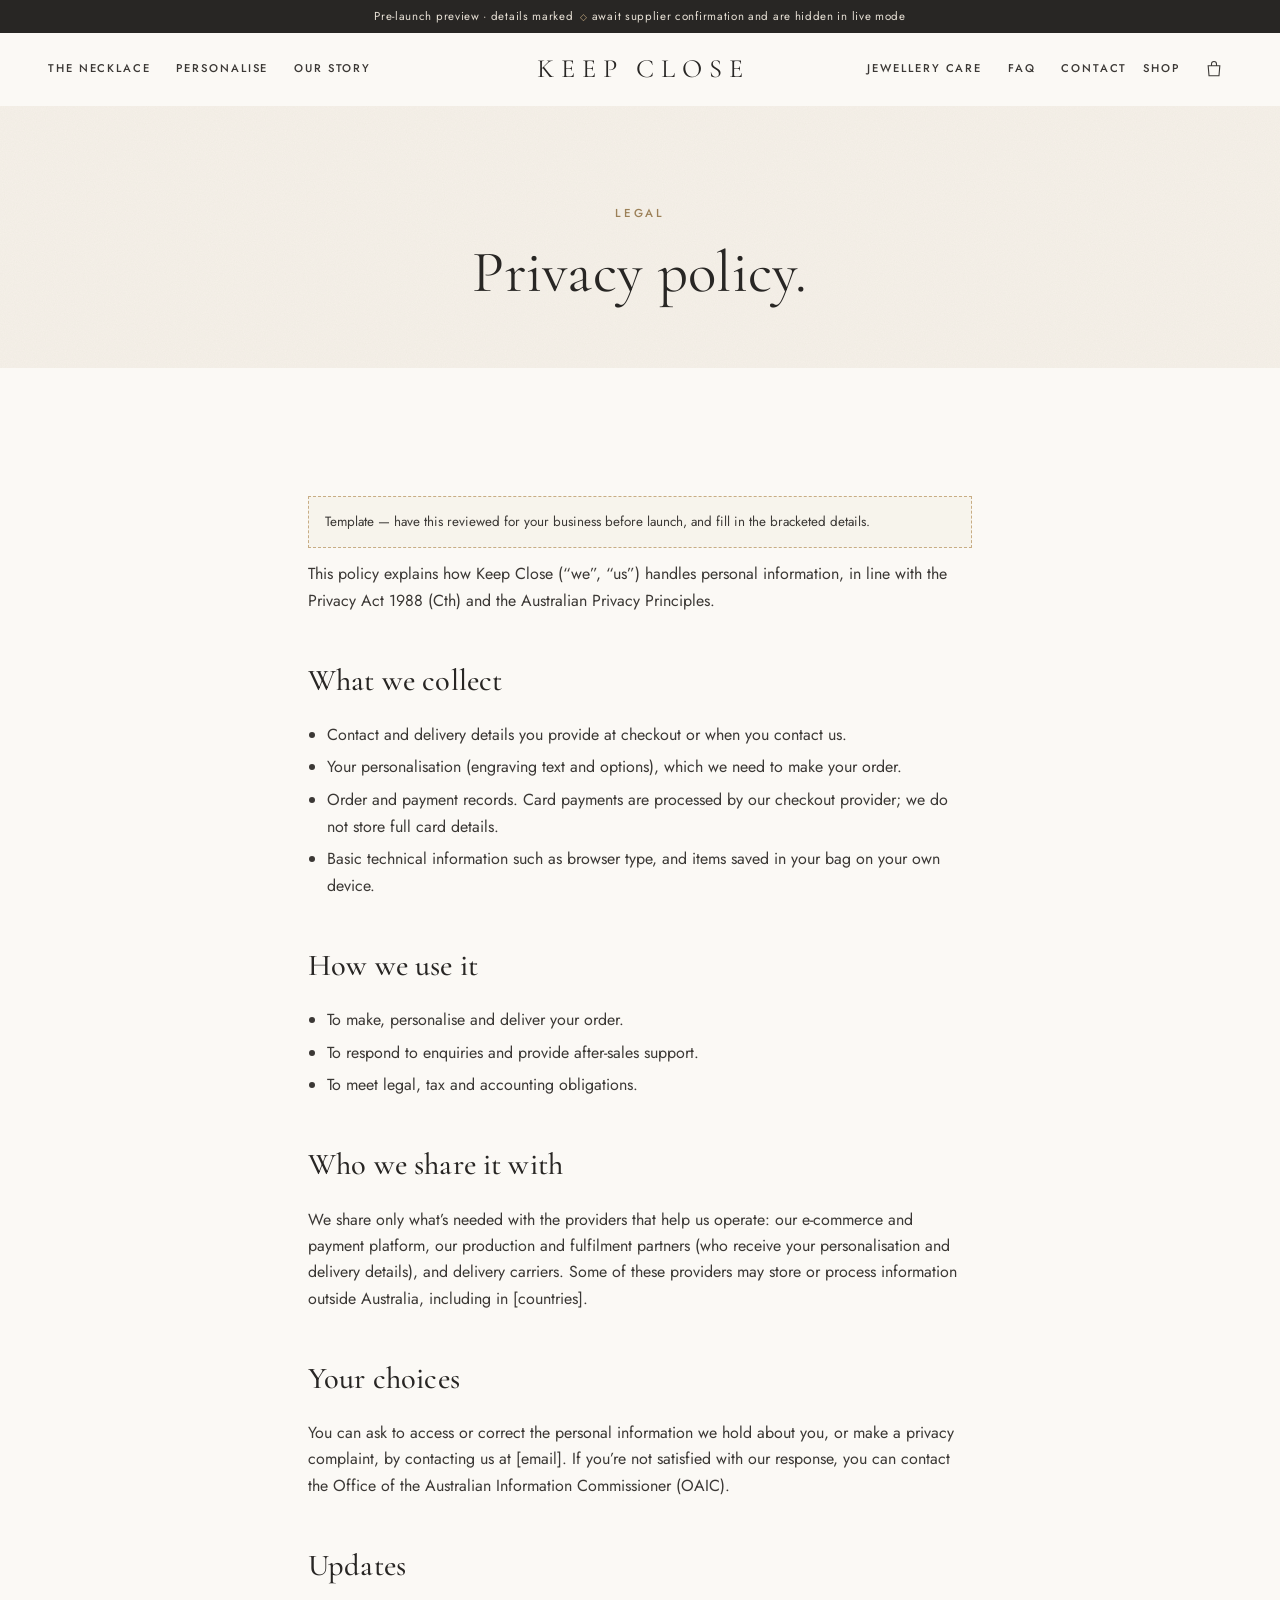
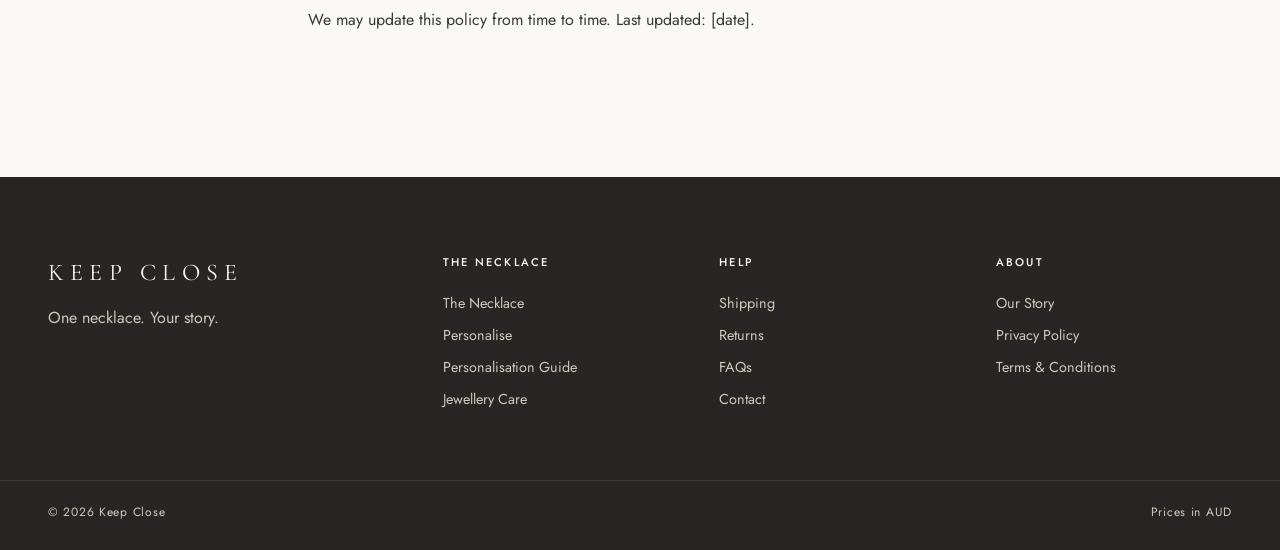
<file: privacy.html>
<!doctype html>
<html lang="en-AU">
<head>
  <meta charset="utf-8">
  <meta name="viewport" content="width=device-width, initial-scale=1, viewport-fit=cover">
  <title>Privacy Policy | Keep Close</title>
  <meta name="description" content="How we collect, use and protect your personal information.">
  <meta name="theme-color" content="#fbf9f5">
  <link rel="preconnect" href="https://fonts.googleapis.com">
  <link rel="preconnect" href="https://fonts.gstatic.com" crossorigin>
  <link href="https://fonts.googleapis.com/css2?family=Cormorant+Garamond:ital,wght@0,400;0,500;0,600;1,400&family=Jost:wght@300;400;500&family=Pinyon+Script&family=Josefin+Sans:wght@300&display=swap" rel="stylesheet">
  <link rel="stylesheet" href="assets/css/site.css">
  <link rel="icon" href="data:image/svg+xml,%3Csvg xmlns='http://www.w3.org/2000/svg' viewBox='0 0 32 32'%3E%3Ccircle cx='16' cy='17' r='11' fill='%23c8ad84'/%3E%3Ccircle cx='16' cy='17' r='9' fill='%23f6f1e9'/%3E%3C/svg%3E">
</head>
<body>
<main id="main">
  <header class="page-head">
    <div class="wrap">
      <span class="eyebrow">Legal</span>
      <h1 class="h1">Privacy policy.</h1>
      
    </div>
  </header>

  <section class="section"><div class="wrap narrow prose">
    <p class="preview-note" data-preview-only>Template — have this reviewed for your business before launch, and fill in the bracketed details.</p>
    <p>This policy explains how <span data-brand></span> (“we”, “us”) handles personal information, in line with the Privacy Act 1988 (Cth) and the Australian Privacy Principles.</p>
    <h2>What we collect</h2>
    <ul><li>Contact and delivery details you provide at checkout or when you contact us.</li><li>Your personalisation (engraving text and options), which we need to make your order.</li><li>Order and payment records. Card payments are processed by our checkout provider; we do not store full card details.</li><li>Basic technical information such as browser type, and items saved in your bag on your own device.</li></ul>
    <h2>How we use it</h2>
    <ul><li>To make, personalise and deliver your order.</li><li>To respond to enquiries and provide after-sales support.</li><li>To meet legal, tax and accounting obligations.</li></ul>
    <h2>Who we share it with</h2>
    <p>We share only what’s needed with the providers that help us operate: our e-commerce and payment platform, our production and fulfilment partners (who receive your personalisation and delivery details), and delivery carriers. Some of these providers may store or process information outside Australia, including in [countries].</p>
    <h2>Your choices</h2>
    <p>You can ask to access or correct the personal information we hold about you, or make a privacy complaint, by contacting us at [email]. If you’re not satisfied with our response, you can contact the Office of the Australian Information Commissioner (OAIC).</p>
    <h2>Updates</h2><p>We may update this policy from time to time. Last updated: [date].</p>
  </div></section>
</main>
<script src="assets/js/store-config.js"></script>
<script src="assets/js/pendant.js"></script>
<script src="assets/js/engrave.js"></script>
<script src="assets/js/site.js"></script>
<script src="assets/js/content.js"></script>
<script>document.querySelectorAll("[data-preview-only]").forEach(e => Site.PREVIEW || e.remove());</script>
</body>
</html>
</file>
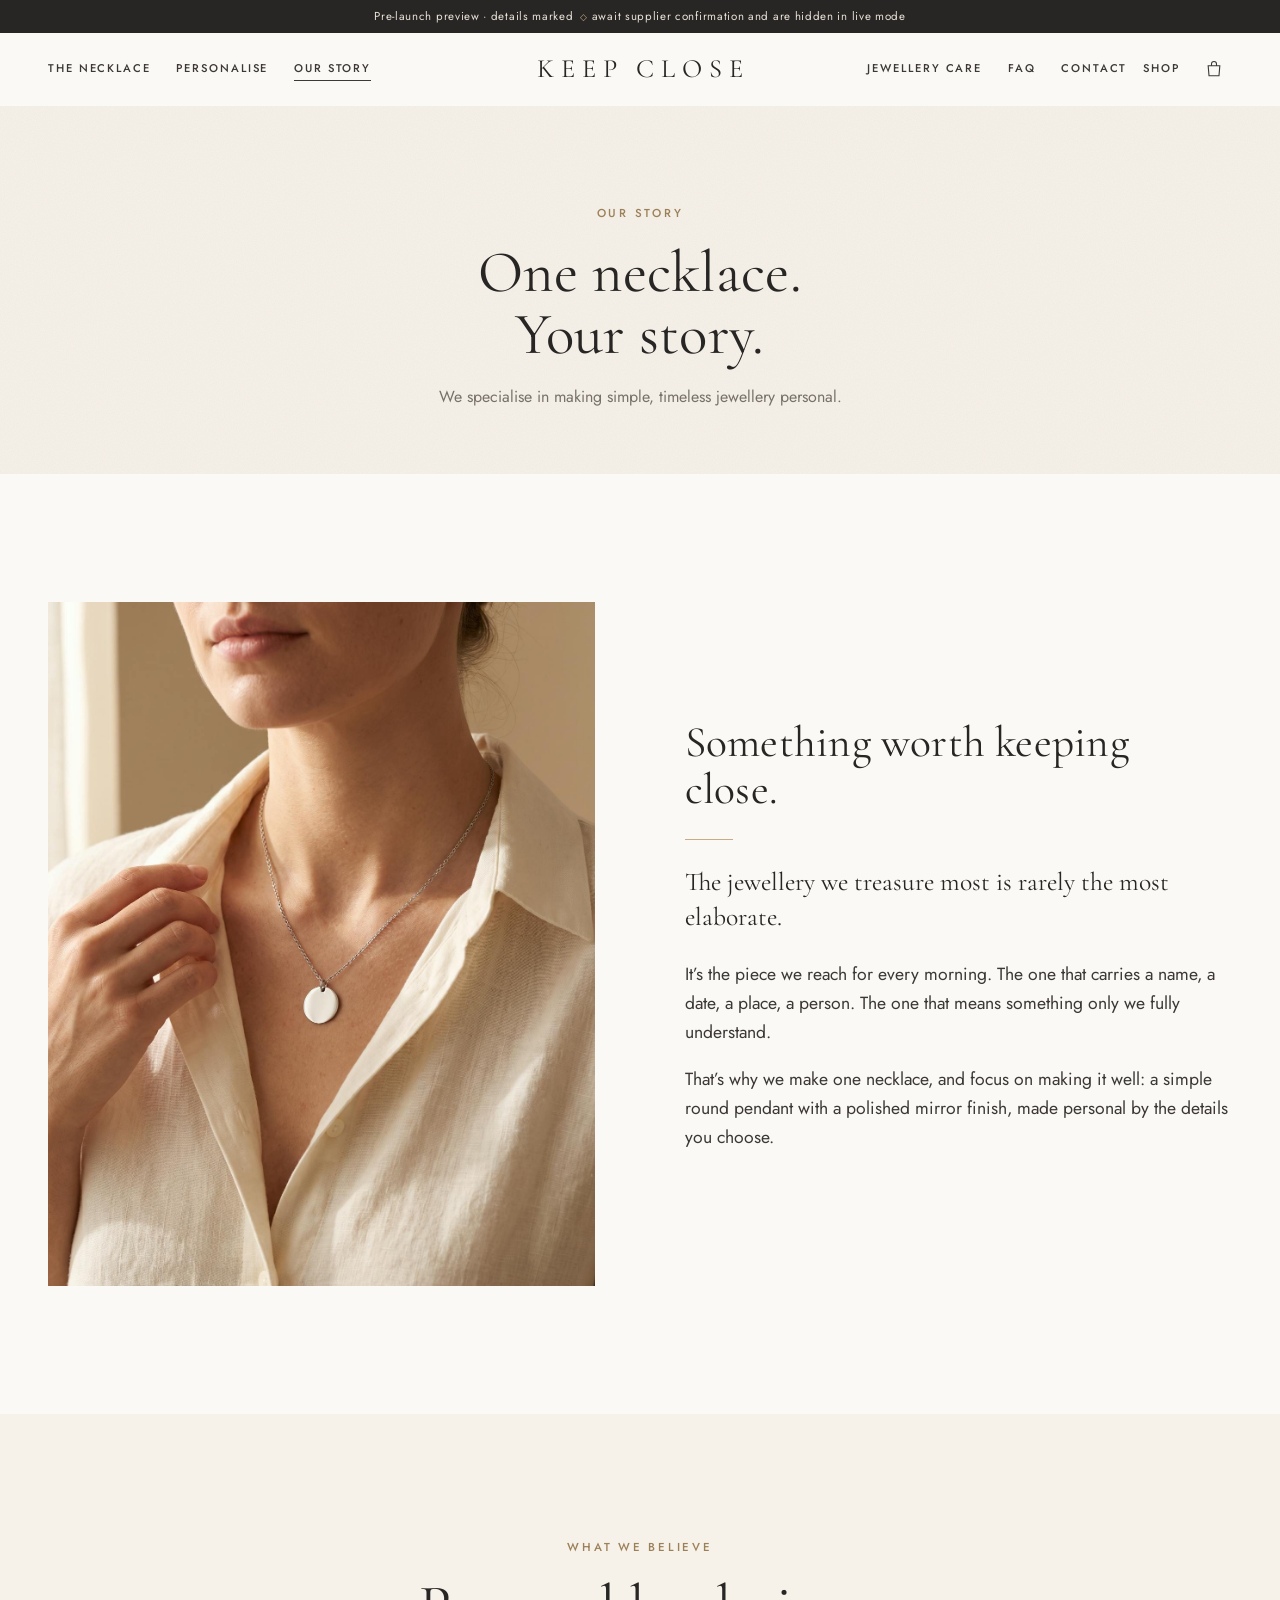
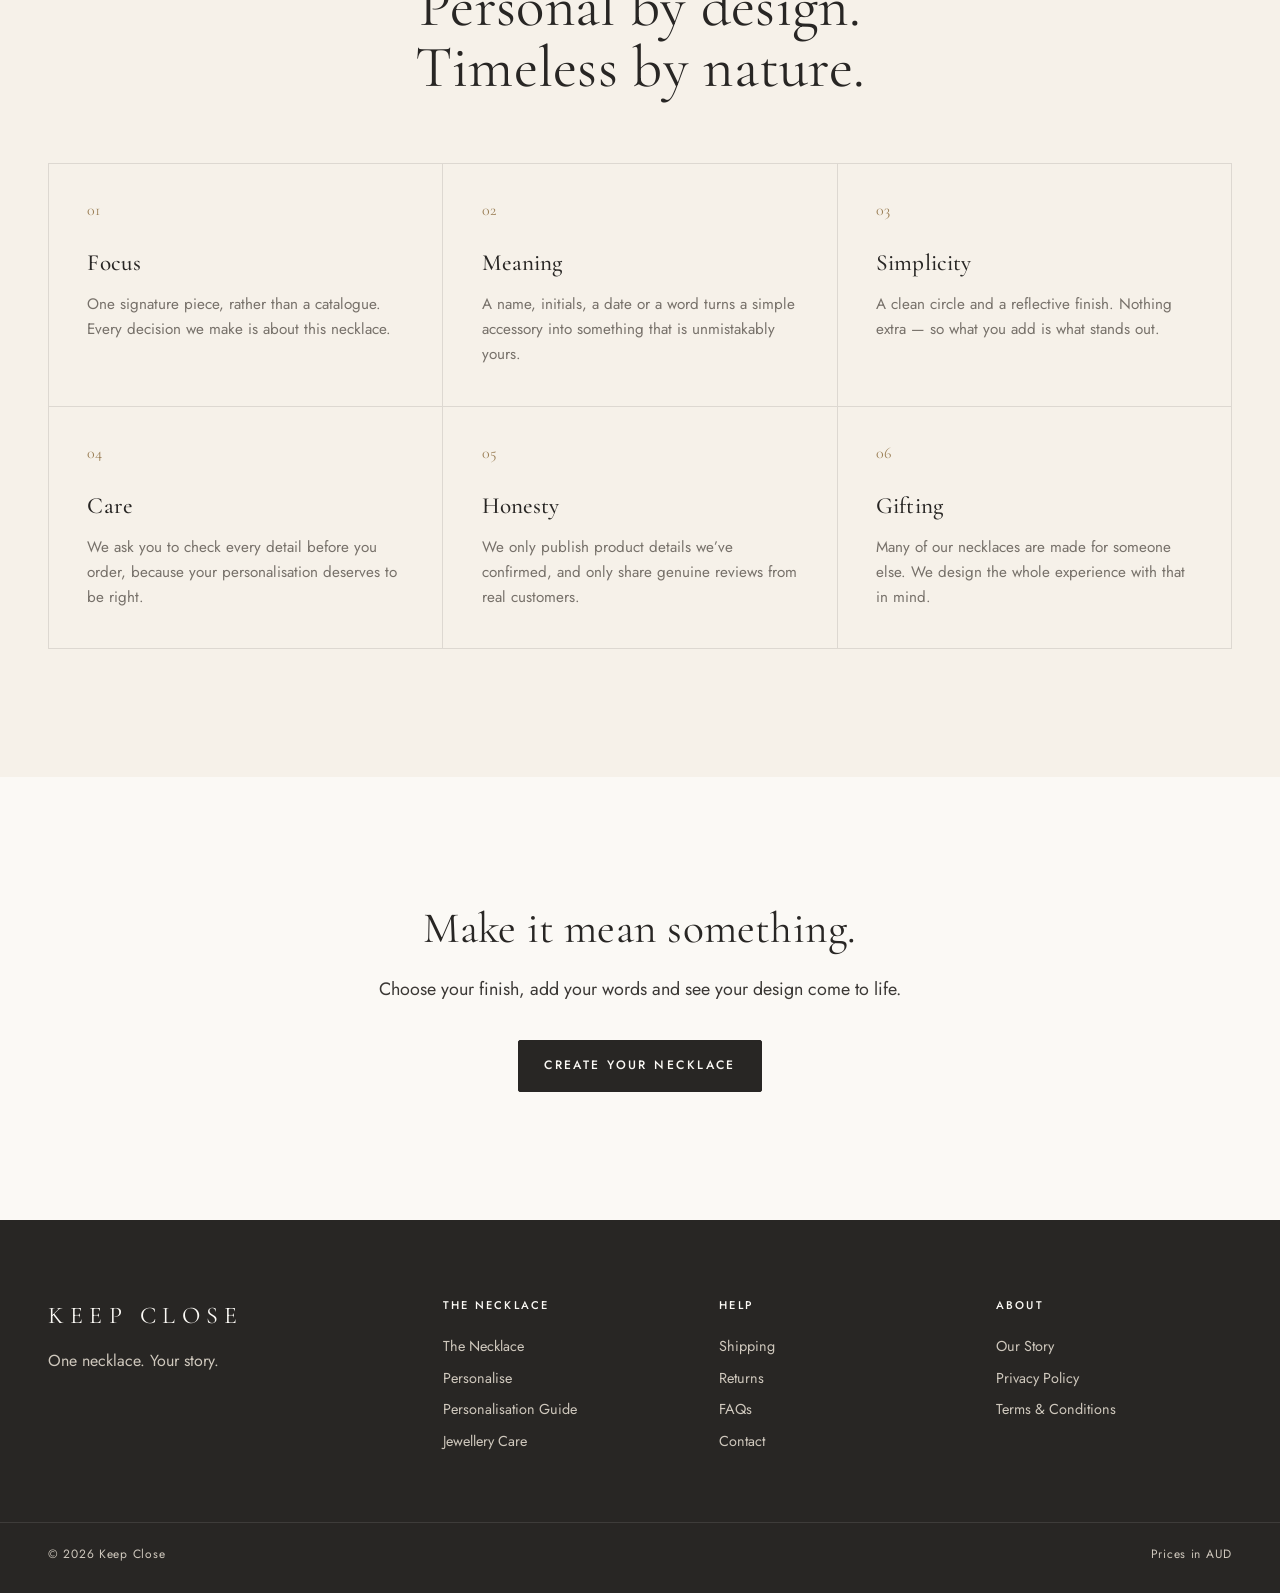
<file: story.html>
<!doctype html>
<html lang="en-AU">
<head>
  <meta charset="utf-8">
  <meta name="viewport" content="width=device-width, initial-scale=1, viewport-fit=cover">
  <title>Our Story | Keep Close</title>
  <meta name="description" content="One necklace, made personal. Why we built a jewellery brand around a single personalised round pendant.">
  <meta name="theme-color" content="#fbf9f5">
  <link rel="preconnect" href="https://fonts.googleapis.com">
  <link rel="preconnect" href="https://fonts.gstatic.com" crossorigin>
  <link href="https://fonts.googleapis.com/css2?family=Cormorant+Garamond:ital,wght@0,400;0,500;0,600;1,400&family=Jost:wght@300;400;500&family=Pinyon+Script&family=Josefin+Sans:wght@300&display=swap" rel="stylesheet">
  <link rel="stylesheet" href="assets/css/site.css">
  <link rel="icon" href="data:image/svg+xml,%3Csvg xmlns='http://www.w3.org/2000/svg' viewBox='0 0 32 32'%3E%3Ccircle cx='16' cy='17' r='11' fill='%23c8ad84'/%3E%3Ccircle cx='16' cy='17' r='9' fill='%23f6f1e9'/%3E%3C/svg%3E">
</head>
<body>
<main id="main">
  <header class="page-head">
    <div class="wrap">
      <span class="eyebrow">Our story</span>
      <h1 class="h1">One necklace.<br>Your story.</h1>
      <p>We specialise in making simple, timeless jewellery personal.</p>
    </div>
  </header>

  <section class="section">
    <div class="wrap split">
      <div class="frame" id="s1" data-reveal></div>
      <div class="story-copy" data-reveal data-reveal-delay="1">
        <h2 class="h2">Something worth keeping close.</h2>
        <hr class="rule" style="margin-left:0">
        <p class="first">The jewellery we treasure most is rarely the most elaborate.</p>
        <p>It’s the piece we reach for every morning. The one that carries a name, a date, a place, a person. The one that means something only we fully understand.</p>
        <p>That’s why we make one necklace, and focus on making it well: a simple round pendant with a polished mirror finish, made personal by the details you choose.</p>
      </div>
    </div>
  </section>
  <section class="section section--ivory">
    <div class="wrap">
      <div class="section-head" data-reveal><span class="eyebrow">What we believe</span><h2 class="h1">Personal by design.<br>Timeless by nature.</h2></div>
      <div class="features" data-reveal>
        <div class="feature"><span class="num">01</span><h3>Focus</h3><p>One signature piece, rather than a catalogue. Every decision we make is about this necklace.</p></div>
        <div class="feature"><span class="num">02</span><h3>Meaning</h3><p>A name, initials, a date or a word turns a simple accessory into something that is unmistakably yours.</p></div>
        <div class="feature"><span class="num">03</span><h3>Simplicity</h3><p>A clean circle and a reflective finish. Nothing extra — so what you add is what stands out.</p></div>
        <div class="feature"><span class="num">04</span><h3>Care</h3><p>We ask you to check every detail before you order, because your personalisation deserves to be right.</p></div>
        <div class="feature"><span class="num">05</span><h3>Honesty</h3><p>We only publish product details we’ve confirmed, and only share genuine reviews from real customers.</p></div>
        <div class="feature"><span class="num">06</span><h3>Gifting</h3><p>Many of our necklaces are made for someone else. We design the whole experience with that in mind.</p></div>
      </div>
    </div>
  </section>
  <section class="section">
    <div class="wrap narrow" style="text-align:center" data-reveal>
      <h2 class="h2">Make it mean something.</h2>
      <p class="lead" style="margin:1.4rem auto 2.2rem">Choose your finish, add your words and see your design come to life.</p>
      <a class="btn btn--dark" href="necklace.html#personalise">Create your necklace</a>
    </div>
  </section>
</main>
<script src="assets/js/store-config.js"></script>
<script src="assets/js/pendant.js"></script>
<script src="assets/js/engrave.js"></script>
<script src="assets/js/site.js"></script>
<script src="assets/js/content.js"></script>
<script>document.getElementById("s1").innerHTML = Site.shot(STORE.images.hero, STORE.images.heroAlt, "", { finish: "steel", lines: ["Always"], font: "script" });</script>
</body>
</html>
</file>
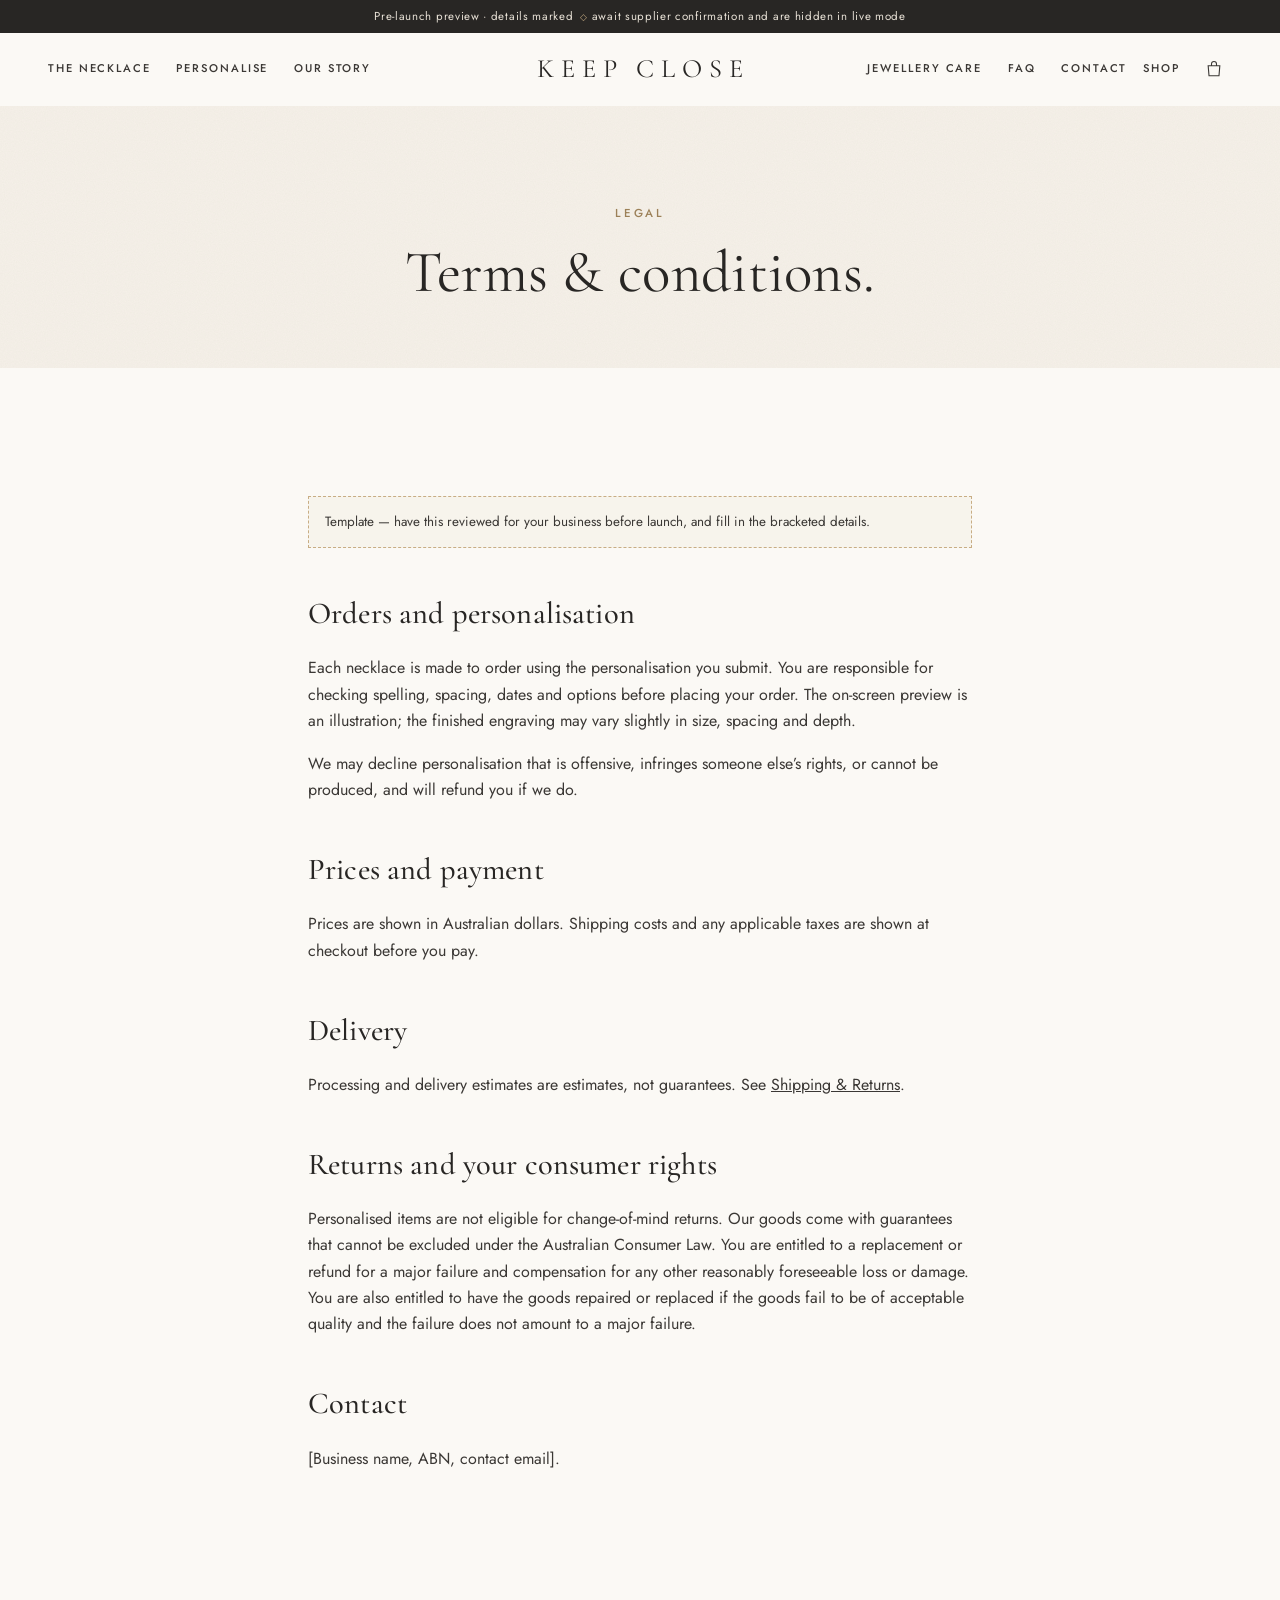
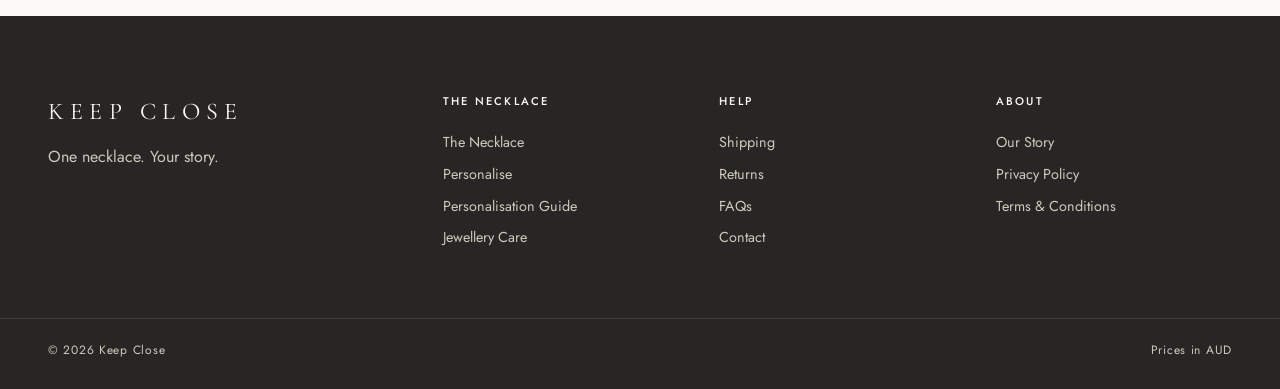
<file: terms.html>
<!doctype html>
<html lang="en-AU">
<head>
  <meta charset="utf-8">
  <meta name="viewport" content="width=device-width, initial-scale=1, viewport-fit=cover">
  <title>Terms & Conditions | Keep Close</title>
  <meta name="description" content="Terms of sale for personalised necklaces.">
  <meta name="theme-color" content="#fbf9f5">
  <link rel="preconnect" href="https://fonts.googleapis.com">
  <link rel="preconnect" href="https://fonts.gstatic.com" crossorigin>
  <link href="https://fonts.googleapis.com/css2?family=Cormorant+Garamond:ital,wght@0,400;0,500;0,600;1,400&family=Jost:wght@300;400;500&family=Pinyon+Script&family=Josefin+Sans:wght@300&display=swap" rel="stylesheet">
  <link rel="stylesheet" href="assets/css/site.css">
  <link rel="icon" href="data:image/svg+xml,%3Csvg xmlns='http://www.w3.org/2000/svg' viewBox='0 0 32 32'%3E%3Ccircle cx='16' cy='17' r='11' fill='%23c8ad84'/%3E%3Ccircle cx='16' cy='17' r='9' fill='%23f6f1e9'/%3E%3C/svg%3E">
</head>
<body>
<main id="main">
  <header class="page-head">
    <div class="wrap">
      <span class="eyebrow">Legal</span>
      <h1 class="h1">Terms &amp; conditions.</h1>
      
    </div>
  </header>

  <section class="section"><div class="wrap narrow prose">
    <p class="preview-note" data-preview-only>Template — have this reviewed for your business before launch, and fill in the bracketed details.</p>
    <h2>Orders and personalisation</h2>
    <p>Each necklace is made to order using the personalisation you submit. You are responsible for checking spelling, spacing, dates and options before placing your order. The on-screen preview is an illustration; the finished engraving may vary slightly in size, spacing and depth.</p>
    <p>We may decline personalisation that is offensive, infringes someone else’s rights, or cannot be produced, and will refund you if we do.</p>
    <h2>Prices and payment</h2>
    <p>Prices are shown in Australian dollars. Shipping costs and any applicable taxes are shown at checkout before you pay.</p>
    <h2>Delivery</h2>
    <p>Processing and delivery estimates are estimates, not guarantees. See <a href="delivery.html" style="text-decoration:underline">Shipping &amp; Returns</a>.</p>
    <h2>Returns and your consumer rights</h2>
    <p>Personalised items are not eligible for change-of-mind returns. Our goods come with guarantees that cannot be excluded under the Australian Consumer Law. You are entitled to a replacement or refund for a major failure and compensation for any other reasonably foreseeable loss or damage. You are also entitled to have the goods repaired or replaced if the goods fail to be of acceptable quality and the failure does not amount to a major failure.</p>
    <h2>Contact</h2><p>[Business name, ABN, contact email].</p>
  </div></section>
</main>
<script src="assets/js/store-config.js"></script>
<script src="assets/js/pendant.js"></script>
<script src="assets/js/engrave.js"></script>
<script src="assets/js/site.js"></script>
<script src="assets/js/content.js"></script>
<script>document.querySelectorAll("[data-preview-only]").forEach(e => Site.PREVIEW || e.remove());</script>
</body>
</html>
</file>
<file: assets/css/site.css>
/* ==========================================================================
   Keep Close — design system
   ========================================================================== */
:root {
  --ivory: #f6f1e9;
  --paper: #fbf9f5;
  --linen: #ece4d7;
  --beige: #ddd1bf;
  --champagne: #c8ad84;
  --champagne-deep: #9c8058;
  --charcoal: #282624;
  --ink: #3b3835;
  --muted: #77716a;
  --silver: #b7b9bc;
  --line: rgba(40, 38, 36, 0.12);
  --serif: "Cormorant Garamond", "Cormorant", Georgia, serif;
  --sans: "Jost", "Helvetica Neue", Arial, sans-serif;
  --wrap: 1280px;
  --gutter: clamp(16px, 4vw, 48px);
  --radius: 2px;
  --ease: cubic-bezier(.2, .7, .2, 1);
  --texture: url("data:image/svg+xml,%3Csvg xmlns='http://www.w3.org/2000/svg' width='220' height='220'%3E%3Cfilter id='n'%3E%3CfeTurbulence type='fractalNoise' baseFrequency='.9' numOctaves='2' stitchTiles='stitch'/%3E%3CfeColorMatrix values='0 0 0 0 .35 0 0 0 0 .3 0 0 0 0 .24 0 0 0 .07 0'/%3E%3C/filter%3E%3Crect width='100%25' height='100%25' filter='url(%23n)'/%3E%3C/svg%3E");
}

*, *::before, *::after { box-sizing: border-box; }
html { -webkit-text-size-adjust: 100%; scroll-behavior: smooth; }
body {
  margin: 0;
  background: var(--paper);
  color: var(--ink);
  font: 400 16px/1.65 var(--sans);
  -webkit-font-smoothing: antialiased;
  overflow-x: hidden;
}
body.no-scroll { overflow: hidden; }
img, svg { display: block; max-width: 100%; }
a { color: inherit; text-decoration: none; }
button { font: inherit; color: inherit; cursor: pointer; }
:focus-visible { outline: 1px solid var(--charcoal); outline-offset: 3px; }
.sr-only { position: absolute; width: 1px; height: 1px; overflow: hidden; clip: rect(0 0 0 0); white-space: nowrap; }
code { font-size: .9em; background: var(--linen); padding: 1px 5px; }

.wrap { max-width: var(--wrap); margin: 0 auto; padding: 0 var(--gutter); }
.narrow { max-width: 760px; }

/* ---------- type ---------- */
h1, h2, h3, .display { font-family: var(--serif); font-weight: 500; color: var(--charcoal); letter-spacing: .005em; margin: 0; }
.display { font-size: clamp(2.6rem, 6.6vw, 5.6rem); line-height: .98; font-weight: 400; }
.h1 { font-size: clamp(2.2rem, 4.6vw, 3.8rem); line-height: 1.04; font-weight: 400; }
.h2 { font-size: clamp(1.9rem, 3.4vw, 2.9rem); line-height: 1.08; font-weight: 400; }
.h3 { font-size: 1.55rem; line-height: 1.2; }
.caps { text-transform: uppercase; letter-spacing: .12em; }
.eyebrow { font: 500 .72rem/1 var(--sans); text-transform: uppercase; letter-spacing: .24em; color: var(--champagne-deep); margin: 0 0 1.4rem; display: block; }
.lead { font-size: 1.12rem; color: var(--ink); max-width: 34em; }
.muted { color: var(--muted); }
.fine { font-size: .8rem; color: var(--muted); line-height: 1.5; }
p { margin: 0 0 1em; }

/* ---------- buttons ---------- */
.btn {
  display: inline-flex; align-items: center; justify-content: center; gap: .6em;
  min-height: 52px; padding: 0 2.1em;
  font: 500 .76rem/1 var(--sans); text-transform: uppercase; letter-spacing: .2em;
  border: 1px solid var(--charcoal); border-radius: var(--radius); background: transparent;
  transition: background .35s var(--ease), color .35s var(--ease), border-color .35s var(--ease);
}
.btn--dark { background: var(--charcoal); color: var(--paper); }
.btn--dark:hover { background: #000; }
.btn--ghost:hover { background: var(--charcoal); color: var(--paper); }
.btn--light { border-color: var(--paper); color: var(--paper); }
.btn--block { width: 100%; }
.btn[disabled] { opacity: .45; cursor: not-allowed; }
.link { font: 500 .74rem/1 var(--sans); text-transform: uppercase; letter-spacing: .2em; border-bottom: 1px solid currentColor; padding-bottom: 5px; }
.link-btn { background: none; border: 0; padding: 0; font-size: .78rem; color: var(--muted); text-decoration: underline; text-underline-offset: 3px; }
.icon-btn { background: none; border: 0; padding: 8px; display: inline-flex; align-items: center; justify-content: center; position: relative; }

/* ---------- preview marker ---------- */
.tbc { color: var(--champagne-deep); font-size: .8em; margin-left: .35em; cursor: help; }
.preview-bar { background: var(--charcoal); color: #e8e1d6; font-size: .72rem; letter-spacing: .06em; text-align: center; padding: 7px 16px; }
.preview-bar .tbc { color: var(--champagne); }
.preview-note { border: 1px dashed var(--champagne); background: rgba(200, 173, 132, .08); padding: 14px 16px; font-size: .84rem; color: var(--ink); }

/* ---------- header ---------- */
.site-header { position: sticky; top: 0; z-index: 40; background: rgba(251, 249, 245, .92); backdrop-filter: blur(10px); border-bottom: 1px solid transparent; transition: border-color .3s; }
.scrolled .site-header { border-color: var(--line); }
.site-header__inner { display: grid; grid-template-columns: 1fr auto 1fr; align-items: center; height: 72px; }
.nav { display: flex; gap: 1.6rem; white-space: nowrap; }
.nav--right { justify-content: flex-end; }
.nav a, .shop-link { font: 500 .7rem/1 var(--sans); text-transform: uppercase; letter-spacing: .17em; padding: 6px 0; position: relative; }
.nav a::after, .shop-link::after { content: ""; position: absolute; left: 0; right: 0; bottom: 0; height: 1px; background: currentColor; transform: scaleX(0); transform-origin: left; transition: transform .4s var(--ease); }
.nav a:hover::after, .nav a[aria-current="page"]::after, .shop-link:hover::after { transform: scaleX(1); }
.logo { font: 400 1.65rem/1 var(--serif); letter-spacing: .26em; text-transform: uppercase; white-space: nowrap; color: var(--charcoal); padding-left: .26em; }
.header-actions { display: flex; justify-content: flex-end; align-items: center; gap: 1rem; }
.cart-count { position: absolute; top: 1px; right: -2px; min-width: 17px; height: 17px; border-radius: 9px; background: var(--charcoal); color: var(--paper); font-size: .62rem; display: grid; place-items: center; padding: 0 4px; }
.cart-count[data-empty="true"] { display: none; }
.menu-toggle { display: none; width: 40px; height: 40px; flex-direction: column; gap: 6px; justify-self: start; }
.menu-toggle span { width: 22px; height: 1px; background: var(--charcoal); transition: transform .3s; }
.nav-open .menu-toggle span:first-child { transform: translateY(3.5px) rotate(45deg); }
.nav-open .menu-toggle span:last-child { transform: translateY(-3.5px) rotate(-45deg); }
.mobile-nav[hidden] { display: none; }
.mobile-nav { display: flex; flex-direction: column; padding: 8px var(--gutter) 28px; border-top: 1px solid var(--line); background: var(--paper); }
.mobile-nav a:not(.btn) { font: 400 1.6rem/1 var(--serif); padding: 14px 0; border-bottom: 1px solid var(--line); }
.mobile-nav .btn { margin-top: 22px; }
@media (max-width: 1040px) {
  .nav, .shop-link { display: none; }
  .menu-toggle { display: inline-flex; }
  .logo { font-size: 1.35rem; }
}

/* ---------- sections ---------- */
.section { padding: clamp(72px, 10vw, 140px) 0; }
.section--tight { padding: clamp(48px, 6vw, 84px) 0; }
.section--ivory { background: var(--ivory); }
.section--linen { background: var(--linen) var(--texture); }
.section--dark { background: var(--charcoal); color: #e9e3d9; }
.section--dark h2, .section--dark h3 { color: var(--paper); }
.section-head { text-align: center; max-width: 720px; margin: 0 auto clamp(40px, 5vw, 72px); }
.section-head p { margin: 1.2rem auto 0; color: var(--muted); }
.rule { width: 48px; height: 1px; background: var(--champagne); border: 0; margin: 1.6rem auto; }

/* reveal */
[data-reveal] { opacity: 0; transform: translateY(18px); transition: opacity 1.1s var(--ease), transform 1.1s var(--ease); }
[data-reveal].is-in { opacity: 1; transform: none; }
[data-reveal-delay="1"] { transition-delay: .12s; }
[data-reveal-delay="2"] { transition-delay: .24s; }
[data-reveal-delay="3"] { transition-delay: .36s; }
@media (prefers-reduced-motion: reduce) { [data-reveal] { opacity: 1; transform: none; transition: none; } html { scroll-behavior: auto; } }

/* ---------- hero ---------- */
.hero { position: relative; min-height: min(88vh, 860px); display: grid; grid-template-columns: 1.05fr 1fr; background: var(--ivory) var(--texture); overflow: hidden; }
.hero__copy { align-self: center; padding: clamp(48px, 7vw, 110px) var(--gutter) clamp(48px, 7vw, 110px) max(var(--gutter), calc((100vw - var(--wrap)) / 2 + var(--gutter))); position: relative; z-index: 2; }
.hero__copy .lead { margin: 1.8rem 0 2.6rem; }
.hero__ctas { display: flex; gap: 14px; flex-wrap: wrap; }
.hero__visual { position: relative; background: linear-gradient(160deg, #efe7da 0%, #e3d8c6 100%); }
.hero__visual::before { content: ""; position: absolute; inset: 0; background: var(--texture); opacity: .9; }
.hero__visual img { width: 100%; height: 100%; object-fit: cover; position: absolute; inset: 0; }
.hero__pendant { position: absolute; inset: 0; display: grid; place-items: center; }
.hero__pendant .pendant-svg { width: min(76%, 470px); height: auto; animation: sway 9s ease-in-out infinite; transform-origin: 50% 0; }
@keyframes sway { 0%, 100% { transform: rotate(-1.2deg); } 50% { transform: rotate(1.2deg); } }
@media (prefers-reduced-motion: reduce) { .hero__pendant .pendant-svg { animation: none; } }
.hero__caption { position: absolute; left: 24px; bottom: 20px; font-size: .7rem; letter-spacing: .18em; text-transform: uppercase; color: var(--muted); z-index: 2; }
@media (max-width: 860px) {
  .hero { grid-template-columns: 1fr; min-height: 0; }
  .hero__visual { order: -1; aspect-ratio: 4 / 4.2; }
  .hero__copy { padding: 40px var(--gutter) 56px; text-align: left; }
  .hero__ctas .btn { flex: 1 1 100%; }
}

/* ---------- trust strip ---------- */
.trust { border-bottom: 1px solid var(--line); background: var(--paper); }
.trust ul { list-style: none; margin: 0; padding: 26px 0; display: grid; grid-template-columns: repeat(4, 1fr); gap: 16px; }
.trust li { text-align: center; font: 500 .7rem/1.5 var(--sans); text-transform: uppercase; letter-spacing: .18em; color: var(--ink); display: flex; flex-direction: column; align-items: center; gap: 10px; }
.trust svg { width: 22px; height: 22px; stroke: var(--champagne-deep); fill: none; stroke-width: 1.1; }
@media (max-width: 700px) { .trust ul { grid-template-columns: 1fr 1fr; row-gap: 26px; } }

/* ---------- split / editorial ---------- */
.split { display: grid; grid-template-columns: 1fr 1fr; gap: clamp(40px, 7vw, 120px); align-items: center; }
.split--flip > :first-child { order: 2; }
@media (max-width: 860px) { .split { grid-template-columns: 1fr; } .split--flip > :first-child { order: 0; } }
.story-copy p { font-size: 1.1rem; }
.story-copy .first { font: 400 1.6rem/1.35 var(--serif); color: var(--charcoal); }

.frame { position: relative; aspect-ratio: 4 / 5; background: linear-gradient(170deg, #f1ebe1, #e2d7c5); overflow: hidden; }
.frame::before { content: ""; position: absolute; inset: 0; background: var(--texture); }
.frame img { width: 100%; height: 100%; object-fit: cover; position: absolute; inset: 0; }
.frame--square { aspect-ratio: 1; }
.frame--wide { aspect-ratio: 16 / 10; }
.shot-illus { position: absolute; inset: 0; display: grid; place-items: center; }
.shot-illus .pendant-svg { width: 62%; height: auto; }
.shot-brief { position: absolute; left: 12px; bottom: 12px; right: 12px; font-size: .66rem; letter-spacing: .12em; text-transform: uppercase; color: var(--muted); border-top: 1px dashed var(--beige); padding-top: 8px; }

/* ---------- signature product ---------- */
.signature { text-align: center; }
.signature__stage { display: grid; grid-template-columns: repeat(3, 1fr); gap: 16px; margin: 0 auto 48px; }
.signature__stage .frame { aspect-ratio: 3 / 4; }
.signature__stage figcaption { font-size: .7rem; letter-spacing: .18em; text-transform: uppercase; color: var(--muted); margin-top: 14px; }
.signature__price { font: 400 1.2rem/1 var(--sans); letter-spacing: .06em; margin: 18px 0 30px; }
@media (max-width: 760px) {
  .signature__stage { grid-template-columns: repeat(3, 72%); overflow-x: auto; scroll-snap-type: x mandatory; margin: 0 calc(var(--gutter) * -1) 36px; padding: 0 var(--gutter); }
  .signature__stage figure { scroll-snap-align: center; }
}
figure { margin: 0; }

/* ---------- feature tiles ---------- */
.tiles { display: grid; grid-template-columns: repeat(4, 1fr); gap: clamp(20px, 2.4vw, 36px); }
.tile .frame { aspect-ratio: 3 / 4; margin-bottom: 22px; }
.tile h3 { font-size: 1.4rem; margin-bottom: .5rem; }
.tile p { color: var(--muted); font-size: .95rem; }
@media (max-width: 980px) { .tiles { grid-template-columns: 1fr 1fr; } }
@media (max-width: 560px) { .tiles { grid-template-columns: 1fr; } .tile .frame { aspect-ratio: 4 / 3; } }

.features { display: grid; grid-template-columns: repeat(3, 1fr); border-top: 1px solid var(--line); border-left: 1px solid var(--line); }
.feature { padding: clamp(28px, 3vw, 44px); border-right: 1px solid var(--line); border-bottom: 1px solid var(--line); }
.feature .num { font: 400 1rem/1 var(--serif); color: var(--champagne-deep); display: block; margin-bottom: 26px; }
.feature h3 { font-size: 1.45rem; margin-bottom: .6rem; }
.feature p { color: var(--muted); font-size: .95rem; margin: 0; }
@media (max-width: 860px) { .features { grid-template-columns: 1fr 1fr; } }
@media (max-width: 560px) { .features { grid-template-columns: 1fr; } }

/* ---------- steps ---------- */
.steps { display: grid; grid-template-columns: repeat(3, 1fr); gap: clamp(28px, 4vw, 64px); counter-reset: step; }
.step { border-top: 1px solid rgba(255, 255, 255, .22); padding-top: 26px; }
.section:not(.section--dark) .step { border-color: var(--line); }
.step .caps { font-size: .7rem; color: var(--champagne); display: block; margin-bottom: 18px; }
.step h3 { font-size: 1.6rem; margin-bottom: .7rem; }
.step p { opacity: .8; font-size: .95rem; }
@media (max-width: 760px) { .steps { grid-template-columns: 1fr; } }

/* ---------- styling grid ---------- */
.lookbook { display: grid; grid-template-columns: 1.2fr 1fr 1fr; grid-template-rows: auto auto; gap: 16px; }
.lookbook .frame:first-child { grid-row: span 2; aspect-ratio: auto; min-height: 100%; }
.lookbook .frame { aspect-ratio: 4 / 5; }
.lookbook figcaption { position: absolute; left: 16px; bottom: 14px; font-size: .68rem; letter-spacing: .18em; text-transform: uppercase; color: var(--ink); z-index: 2; background: rgba(251, 249, 245, .8); padding: 5px 8px; }
@media (max-width: 760px) { .lookbook { grid-template-columns: 1fr 1fr; } .lookbook .frame:first-child { grid-column: span 2; grid-row: auto; aspect-ratio: 4 / 4; } }

/* ---------- gifting ---------- */
.occasions { display: flex; flex-wrap: wrap; gap: 10px; margin: 26px 0 34px; padding: 0; list-style: none; }
.occasions li { border: 1px solid var(--line); padding: 8px 15px; font-size: .74rem; letter-spacing: .12em; text-transform: uppercase; border-radius: 40px; background: var(--paper); }

/* ---------- reviews ---------- */
.reviews-empty { text-align: center; border: 1px solid var(--line); padding: clamp(36px, 5vw, 64px) 24px; background: var(--paper); }
.reviews-empty p { color: var(--muted); max-width: 520px; margin: 1rem auto 0; }

/* ---------- accordion ---------- */
.accordion { border-top: 1px solid var(--line); }
.accordion__item { border-bottom: 1px solid var(--line); }
.accordion__item h3 { font: inherit; margin: 0; }
.accordion__btn { width: 100%; background: none; border: 0; text-align: left; display: flex; justify-content: space-between; align-items: center; gap: 20px; padding: 22px 0; font: 400 1.15rem/1.35 var(--serif); color: var(--charcoal); }
.accordion__btn span { position: relative; width: 12px; height: 12px; flex: none; }
.accordion__btn span::before, .accordion__btn span::after { content: ""; position: absolute; left: 0; right: 0; top: 50%; height: 1px; background: currentColor; transition: transform .35s var(--ease); }
.accordion__btn span::after { transform: rotate(90deg); }
.accordion__btn[aria-expanded="true"] span::after { transform: rotate(0); }
.accordion__panel { max-height: 0; overflow: hidden; transition: max-height .45s var(--ease); }
.accordion__inner { padding: 0 0 24px; color: var(--muted); max-width: 680px; }
.accordion__inner p:last-child { margin: 0; }

.faq-group { margin-bottom: 56px; }
.faq-group > h2 { font-size: .74rem; font-family: var(--sans); font-weight: 500; text-transform: uppercase; letter-spacing: .22em; color: var(--champagne-deep); margin-bottom: 8px; }

/* ---------- specs ---------- */
.specs { display: grid; grid-template-columns: 1fr 1fr; column-gap: clamp(32px, 6vw, 96px); margin: 0; }
.spec { display: flex; justify-content: space-between; gap: 20px; padding: 18px 0; border-bottom: 1px solid var(--line); }
.spec dt { font-size: .72rem; text-transform: uppercase; letter-spacing: .16em; color: var(--muted); padding-top: 3px; }
.spec dd { margin: 0; font: 400 1.15rem/1.3 var(--serif); color: var(--charcoal); text-align: right; }
@media (max-width: 700px) { .specs { grid-template-columns: 1fr; } }

/* ---------- page header ---------- */
.page-head { padding: clamp(56px, 8vw, 110px) 0 clamp(40px, 5vw, 64px); text-align: center; background: var(--ivory) var(--texture); }
.page-head p { color: var(--muted); max-width: 560px; margin: 1.2rem auto 0; }
.prose h2 { font-size: 1.9rem; margin: 2.6rem 0 1rem; }
.prose h3 { font-size: 1.3rem; margin: 2rem 0 .6rem; }
.prose ul { padding-left: 1.2em; }
.prose li { margin-bottom: .4em; }

/* ---------- forms ---------- */
.field { display: flex; flex-direction: column; gap: 8px; margin-bottom: 20px; }
.field label, .label { font: 500 .7rem/1 var(--sans); text-transform: uppercase; letter-spacing: .18em; color: var(--ink); }
.input, select.input, textarea.input {
  width: 100%; border: 1px solid var(--beige); background: var(--paper); border-radius: var(--radius);
  padding: 14px 16px; font: 400 1rem/1.4 var(--sans); color: var(--charcoal); transition: border-color .25s;
}
.input:focus { outline: none; border-color: var(--charcoal); }
textarea.input { min-height: 140px; resize: vertical; }

/* ---------- cart drawer ---------- */
.scrim { position: fixed; inset: 0; background: rgba(30, 28, 26, .35); z-index: 60; animation: fade .3s; }
@keyframes fade { from { opacity: 0; } }
.cart-drawer { position: fixed; top: 0; right: 0; bottom: 0; width: min(440px, 100vw); background: var(--paper); z-index: 70; display: flex; flex-direction: column; transform: translateX(100%); transition: transform .5s var(--ease); visibility: hidden; }
.cart-drawer.is-open { transform: none; visibility: visible; }
.cart-drawer__head { display: flex; justify-content: space-between; align-items: center; padding: 22px 24px; border-bottom: 1px solid var(--line); }
.cart-drawer__head h2 { font-size: 1.5rem; }
.cart-drawer__body { flex: 1; overflow-y: auto; padding: 8px 24px; }
.cart-drawer__foot { padding: 20px 24px 26px; border-top: 1px solid var(--line); }
.cart-drawer__foot .btn { margin-top: 10px; }
.cart-empty { text-align: center; padding: 60px 0; }
.cart-item { display: grid; grid-template-columns: 92px 1fr; gap: 16px; padding: 20px 0; border-bottom: 1px solid var(--line); }
.cart-item__thumb { background: var(--ivory); aspect-ratio: 1; display: grid; place-items: center; padding: 8px; }
.cart-item__thumb svg { width: 100%; height: 100%; }
.cart-item h3 { font-size: 1.15rem; margin-bottom: 6px; }
.cart-item dl { display: grid; grid-template-columns: auto 1fr; gap: 2px 10px; font-size: .78rem; margin: 0 0 12px; }
.cart-item dt { color: var(--muted); }
.cart-item dd { margin: 0; word-break: break-word; }
.cart-item__row { display: flex; justify-content: space-between; align-items: center; margin-bottom: 6px; }
.cart-total { display: flex; justify-content: space-between; font-size: 1.05rem; margin-bottom: 6px; }

.qty { display: inline-flex; align-items: center; border: 1px solid var(--beige); height: 48px; }
.qty button { width: 44px; height: 100%; background: none; border: 0; font-size: 1.1rem; }
.qty button[disabled] { opacity: .3; }
.qty span, .qty output { min-width: 28px; text-align: center; }
.qty--sm { height: 34px; }
.qty--sm button { width: 32px; }

/* ---------- modal ---------- */
.modal { position: fixed; inset: 0; z-index: 90; background: rgba(30, 28, 26, .45); display: grid; place-items: center; padding: 16px; }
.modal[hidden] { display: none; }
.modal__card { background: var(--paper); max-width: 560px; width: 100%; max-height: 88vh; overflow: auto; padding: 36px 32px 30px; position: relative; }
.modal__close { position: absolute; top: 12px; right: 12px; }
.modal h2 { font-size: 1.7rem; margin-bottom: 14px; padding-right: 30px; }
.order-dump { white-space: pre-wrap; font-size: .76rem; background: var(--ivory); padding: 14px; max-height: 260px; overflow: auto; }

/* ---------- footer ---------- */
.site-footer { background: var(--charcoal); color: #cfc8bd; padding: 80px 0 28px; }
.footer-grid { display: grid; grid-template-columns: 1.5fr 1fr 1fr 1fr; gap: 40px; }
.site-footer h3 { font: 500 .7rem/1 var(--sans); text-transform: uppercase; letter-spacing: .2em; color: var(--paper); margin-bottom: 20px; }
.site-footer a { display: block; font-size: .9rem; padding: 4px 0; color: #cfc8bd; transition: color .2s; }
.site-footer a:hover { color: var(--paper); }
.logo--footer { color: var(--paper) !important; font-size: 1.5rem !important; margin-bottom: 16px; }
.social { display: flex; gap: 18px; text-transform: capitalize; }
.footer-base { display: flex; justify-content: space-between; margin-top: 64px; padding-top: 22px; border-top: 1px solid rgba(255, 255, 255, .1); font-size: .75rem; letter-spacing: .06em; }
@media (max-width: 760px) { .footer-grid { grid-template-columns: 1fr 1fr; } .footer-brand { grid-column: span 2; } }

/* ==========================================================================
   Product page & personaliser
   ========================================================================== */
.pdp { display: grid; grid-template-columns: minmax(0, 1.15fr) minmax(0, 1fr); gap: clamp(28px, 4vw, 72px); padding-top: clamp(20px, 3vw, 40px); padding-bottom: clamp(60px, 8vw, 110px); align-items: start; }
@media (max-width: 920px) { .pdp { grid-template-columns: 1fr; } }

.crumbs { font-size: .72rem; letter-spacing: .12em; text-transform: uppercase; color: var(--muted); padding: 20px 0 0; }
.crumbs a:hover { color: var(--charcoal); }

/* gallery */
.gallery { position: sticky; top: 96px; display: grid; grid-template-columns: 76px 1fr; gap: 14px; }
.gallery__thumbs { display: flex; flex-direction: column; gap: 10px; }
.gallery__thumb { aspect-ratio: 1; border: 1px solid transparent; background: var(--ivory); padding: 4px; overflow: hidden; transition: border-color .25s; position: relative; }
.gallery__thumb[aria-current="true"] { border-color: var(--charcoal); }
.gallery__thumb svg, .gallery__thumb img { width: 100%; height: 100%; object-fit: cover; }
.gallery__main { position: relative; aspect-ratio: 4 / 5; background: linear-gradient(165deg, #f3ede3, #e4d9c8); overflow: hidden; cursor: zoom-in; }
.gallery__main::before { content: ""; position: absolute; inset: 0; background: var(--texture); z-index: 0; }
.gallery__slide { position: absolute; inset: 0; display: grid; place-items: center; opacity: 0; transition: opacity .6s var(--ease); z-index: 1; }
.gallery__slide.is-active { opacity: 1; }
.gallery__slide img { width: 100%; height: 100%; object-fit: cover; }
.gallery__slide .zoomable { width: 100%; height: 100%; display: grid; place-items: center; transition: transform .35s var(--ease); }
.gallery__slide .pendant-svg { width: 74%; height: auto; max-height: 90%; }
.gallery__main.is-zoomed { cursor: zoom-out; }
.gallery__main.is-zoomed .is-active .zoomable { transform: scale(2.2); }
.gallery__label { position: absolute; left: 18px; bottom: 16px; z-index: 2; font-size: .66rem; letter-spacing: .18em; text-transform: uppercase; color: var(--muted); }
.gallery__nav { position: absolute; top: 50%; transform: translateY(-50%); z-index: 3; width: 42px; height: 42px; border-radius: 50%; background: rgba(251, 249, 245, .85); border: 0; display: none; }
.gallery__nav--prev { left: 10px; } .gallery__nav--next { right: 10px; }
.gallery__dots { display: none; }
.scale-ref { position: absolute; inset: 0; display: grid; place-items: center; }
.scale-ref__inner { display: flex; align-items: flex-end; gap: 28px; }
.scale-ref__coin { text-align: center; font-size: .7rem; letter-spacing: .14em; text-transform: uppercase; color: var(--muted); }
.ruler { width: 220px; height: 34px; border-top: 1px solid var(--charcoal); background: repeating-linear-gradient(90deg, var(--charcoal) 0 1px, transparent 1px 11px) top / 100% 10px no-repeat, repeating-linear-gradient(90deg, var(--charcoal) 0 1px, transparent 1px 110px) top / 100% 18px no-repeat; }
@media (max-width: 920px) {
  .gallery { position: relative; top: 0; grid-template-columns: 1fr; margin: 0 calc(var(--gutter) * -1); }
  .gallery__thumbs { display: none; }
  .gallery__nav { display: grid; place-items: center; }
  .gallery__dots { display: flex; justify-content: center; gap: 7px; padding-top: 14px; }
  .gallery__dots button { width: 6px; height: 6px; border-radius: 50%; border: 0; padding: 0; background: var(--beige); }
  .gallery__dots button[aria-current="true"] { background: var(--charcoal); }
}

/* buy panel */
.buy h1 { font-size: clamp(2rem, 3.4vw, 2.9rem); line-height: 1.05; margin-bottom: 12px; }
.buy__intro { color: var(--muted); margin-bottom: 18px; }
.buy__price { font: 400 1.35rem/1 var(--sans); letter-spacing: .04em; margin-bottom: 28px; display: flex; align-items: baseline; gap: 10px; }
.buy__price small { font-size: .75rem; color: var(--muted); letter-spacing: .02em; }

.opt { padding: 26px 0; border-top: 1px solid var(--line); }
.opt__head { display: flex; justify-content: space-between; align-items: baseline; margin-bottom: 16px; gap: 12px; }
.opt__head .label { display: flex; gap: 10px; align-items: baseline; }
.opt__head .label .step-n { color: var(--champagne-deep); font-family: var(--serif); font-size: 1rem; letter-spacing: 0; text-transform: none; }
.opt__value { font-size: .85rem; color: var(--muted); }

.swatches { display: flex; gap: 12px; flex-wrap: wrap; }
.swatch { display: flex; flex-direction: column; align-items: center; gap: 8px; background: none; border: 0; padding: 0; min-width: 72px; }
.swatch__dot { width: 46px; height: 46px; border-radius: 50%; box-shadow: inset 0 0 0 1px rgba(0, 0, 0, .08); position: relative; transition: transform .3s var(--ease); }
.swatch__dot::after { content: ""; position: absolute; inset: -6px; border-radius: 50%; border: 1px solid transparent; transition: border-color .25s; }
.swatch[aria-checked="true"] .swatch__dot::after { border-color: var(--charcoal); }
.swatch:hover .swatch__dot { transform: scale(1.05); }
.swatch__label { font-size: .72rem; letter-spacing: .1em; text-transform: uppercase; }
.swatch--steel .swatch__dot { background: linear-gradient(135deg, #fdfdfd, #b8bcc1 45%, #f2f3f4 60%, #9ea3a9); }
.swatch--gold .swatch__dot { background: linear-gradient(135deg, #fff5d6, #d2a958 45%, #fbe8b4 60%, #b28640); }
.swatch--rose .swatch__dot { background: linear-gradient(135deg, #fff0ea, #d09885 45%, #f6d4c7 60%, #b17562); }

.sides { display: inline-flex; border: 1px solid var(--beige); margin-bottom: 18px; }
.sides button { background: none; border: 0; padding: 10px 20px; font: 500 .7rem/1 var(--sans); text-transform: uppercase; letter-spacing: .16em; color: var(--muted); }
.sides button[aria-selected="true"] { background: var(--charcoal); color: var(--paper); }
.sides small { text-transform: none; letter-spacing: 0; opacity: .8; }

.engrave-lines { display: grid; gap: 10px; }
.engrave-line { position: relative; }
.engrave-line .input { padding-right: 64px; font-size: 1.05rem; }
.engrave-line .count { position: absolute; right: 14px; top: 50%; transform: translateY(-50%); font-size: .72rem; color: var(--muted); font-variant-numeric: tabular-nums; }
.engrave-line .count.is-full { color: var(--champagne-deep); }
.ideas { display: flex; gap: 8px; flex-wrap: wrap; margin-top: 12px; }
.ideas button { border: 1px dashed var(--beige); background: none; padding: 6px 12px; font-size: .74rem; border-radius: 20px; color: var(--muted); }
.ideas button:hover { border-color: var(--charcoal); color: var(--charcoal); }
.hint { font-size: .78rem; color: var(--muted); margin-top: 10px; }
.hint.is-warn { color: #9b4a3a; }

.fonts { display: grid; grid-template-columns: repeat(4, 1fr); gap: 8px; }
.font-chip { border: 1px solid var(--beige); background: var(--paper); padding: 14px 6px 10px; text-align: center; display: flex; flex-direction: column; gap: 6px; transition: border-color .25s; }
.font-chip[aria-checked="true"] { border-color: var(--charcoal); box-shadow: inset 0 0 0 1px var(--charcoal); }
.font-chip__sample { font-size: 1.35rem; line-height: 1.1; color: var(--charcoal); white-space: nowrap; overflow: hidden; text-overflow: ellipsis; }
.font-chip__name { font-size: .64rem; letter-spacing: .14em; text-transform: uppercase; color: var(--muted); }
@media (max-width: 420px) { .fonts { grid-template-columns: 1fr 1fr; } }

.lengths { display: grid; grid-template-columns: repeat(auto-fit, minmax(110px, 1fr)); gap: 8px; }
.length-chip { border: 1px solid var(--beige); background: var(--paper); padding: 14px 10px; text-align: left; }
.length-chip[aria-checked="true"] { box-shadow: inset 0 0 0 1px var(--charcoal); border-color: var(--charcoal); }
.length-chip strong { display: block; font-weight: 500; }
.length-chip span { font-size: .74rem; color: var(--muted); }

/* live preview */
.preview { position: sticky; top: 96px; }
.preview__stage { position: relative; aspect-ratio: 1; background: radial-gradient(circle at 50% 40%, #f8f4ed 0%, #e9e0d1 75%); overflow: hidden; perspective: 1200px; }
.preview__stage::before { content: ""; position: absolute; inset: 0; background: var(--texture); }
.preview__flip { position: absolute; inset: 0; display: grid; place-items: center; transition: transform .8s var(--ease); transform-style: preserve-3d; }
.preview__flip.is-flipping { transform: rotateY(90deg); }
.preview__flip .pendant-svg { width: 82%; height: auto; }
.preview__toggle { position: absolute; top: 14px; left: 50%; transform: translateX(-50%); z-index: 2; background: rgba(251, 249, 245, .85); }
.preview__note { font-size: .74rem; color: var(--muted); margin-top: 12px; text-align: center; }

.summary { background: var(--ivory); padding: 24px; margin: 26px 0 20px; }
.summary h3 { font: 500 .72rem/1 var(--sans); text-transform: uppercase; letter-spacing: .22em; margin-bottom: 16px; }
.summary dl { display: grid; grid-template-columns: auto 1fr; gap: 8px 16px; margin: 0; font-size: .88rem; }
.summary dt { color: var(--muted); }
.summary dd { margin: 0; text-align: right; word-break: break-word; }
.summary__total { display: flex; justify-content: space-between; border-top: 1px solid var(--line); margin-top: 16px; padding-top: 16px; font-size: 1.05rem; }

.confirm { display: flex; gap: 12px; align-items: flex-start; font-size: .86rem; margin-bottom: 18px; cursor: pointer; }
.confirm input { width: 18px; height: 18px; margin: 2px 0 0; accent-color: var(--charcoal); flex: none; }
.buy-row { display: grid; grid-template-columns: auto 1fr; gap: 10px; }
.buy-actions { display: grid; gap: 10px; margin-top: 10px; }
.meta-list { list-style: none; padding: 0; margin: 24px 0 0; font-size: .84rem; color: var(--muted); display: grid; gap: 8px; }
.meta-list li { display: flex; gap: 10px; }
.meta-list svg { width: 16px; height: 16px; flex: none; margin-top: 4px; stroke: var(--champagne-deep); fill: none; }

.configurator { display: grid; grid-template-columns: minmax(0, 1fr) minmax(0, 1fr); gap: clamp(28px, 4vw, 72px); align-items: start; }
@media (max-width: 920px) {
  .configurator { grid-template-columns: 1fr; }
  .preview { position: sticky; top: 72px; z-index: 5; margin: 0 calc(var(--gutter) * -1); }
  .preview__stage { aspect-ratio: auto; height: 38vh; max-height: 340px; }
  .preview__note { display: none; }
}

.sticky-buy { position: fixed; left: 0; right: 0; bottom: 0; z-index: 30; background: rgba(251, 249, 245, .97); border-top: 1px solid var(--line); padding: 10px 16px calc(10px + env(safe-area-inset-bottom)); display: none; align-items: center; gap: 14px; transform: translateY(100%); transition: transform .4s var(--ease); }
.sticky-buy.is-shown { transform: none; }
.sticky-buy__info { flex: 1; min-width: 0; }
.sticky-buy__info strong { display: block; font: 400 1.05rem/1.2 var(--serif); white-space: nowrap; overflow: hidden; text-overflow: ellipsis; }
.sticky-buy__info span { font-size: .85rem; }
.sticky-buy .btn { min-height: 46px; padding: 0 1.4em; }
@media (max-width: 920px) { .sticky-buy { display: flex; } body.has-sticky .site-footer { padding-bottom: 100px; } }

.checklist { list-style: none; padding: 0; margin: 0; display: grid; grid-template-columns: 1fr 1fr; gap: 0 clamp(32px, 5vw, 80px); }
.checklist li { display: flex; gap: 14px; padding: 16px 0; border-bottom: 1px solid var(--line); }
.checklist li::before { content: ""; width: 16px; height: 16px; border: 1px solid var(--champagne-deep); border-radius: 50%; flex: none; margin-top: 4px; background: radial-gradient(circle, var(--champagne-deep) 0 3px, transparent 3.5px); }
@media (max-width: 700px) { .checklist { grid-template-columns: 1fr; } }
.callout { font: 400 1.5rem/1.35 var(--serif); color: var(--charcoal); text-align: center; max-width: 640px; margin: 48px auto 0; }

.btn[data-blocked="true"] { opacity: .55; }
.mini-preview { position: fixed; right: 14px; top: 84px; z-index: 35; width: 76px; height: 76px; border-radius: 50%; border: 1px solid var(--line); background: var(--ivory); padding: 6px; box-shadow: 0 8px 24px rgba(0,0,0,.08); opacity: 0; transform: scale(.8); pointer-events: none; transition: all .35s var(--ease); display: none; }
.mini-preview.is-shown { opacity: 1; transform: none; pointer-events: auto; }
.mini-preview svg { width: 100%; height: 100%; }
@media (max-width: 920px) { .mini-preview { display: block; } }
.toast { position: fixed; left: 50%; bottom: 24px; transform: translate(-50%, 20px); opacity: 0; background: var(--charcoal); color: var(--paper); padding: 14px 22px; font-size: .85rem; z-index: 80; transition: all .4s var(--ease); pointer-events: none; }
.toast.is-shown { opacity: 1; transform: translate(-50%, 0); }
@media (max-width: 920px) { .toast { bottom: 84px; } }

.contact-grid { display: grid; grid-template-columns: 1fr 1.3fr; gap: clamp(32px, 6vw, 96px); }
@media (max-width: 820px) { .contact-grid { grid-template-columns: 1fr; } }
.topic-list { display: grid; gap: 10px; margin-top: 26px; }
.topic-list a, .topic-list div { border-top: 1px solid var(--line); padding: 16px 0 6px; display: block; }
.topic-list strong { font: 400 1.2rem/1.2 var(--serif); color: var(--charcoal); display: block; margin-bottom: 4px; }
.topic-list span { font-size: .88rem; color: var(--muted); }
.gallery__thumb .shot-brief, .cart-item__thumb .shot-brief { display: none; }
.lookbook .frame:nth-child(4) { grid-column: span 2; aspect-ratio: 16 / 9; }
@media (max-width: 860px) { .hero__caption { top: 14px; bottom: auto; } }

/* Photo engraving preview */
.engrave-host { position: absolute; inset: 0; overflow: hidden; }
.engrave-host canvas { position: absolute; inset: 0; display: block; width: 100%; height: 100%; }
.zoomable, .cart-item__thumb { position: relative; }
.hero__visual > img, .hero__visual > .engrave-host { z-index: 1; }
.cart-item__thumb { padding: 0; overflow: hidden; }
.mini-preview { padding: 0; overflow: hidden; }
.mini-preview .engrave-host { border-radius: 50%; }
.gallery__thumb { padding: 0; }
.gallery__slide img { object-fit: cover; }
.lookbook img { object-position: center 30%; }

/* when the bag is open, show messages at the top so they never cover Checkout */
.no-scroll .toast { top: calc(20px + env(safe-area-inset-top, 0px)); bottom: auto; }
</file>
